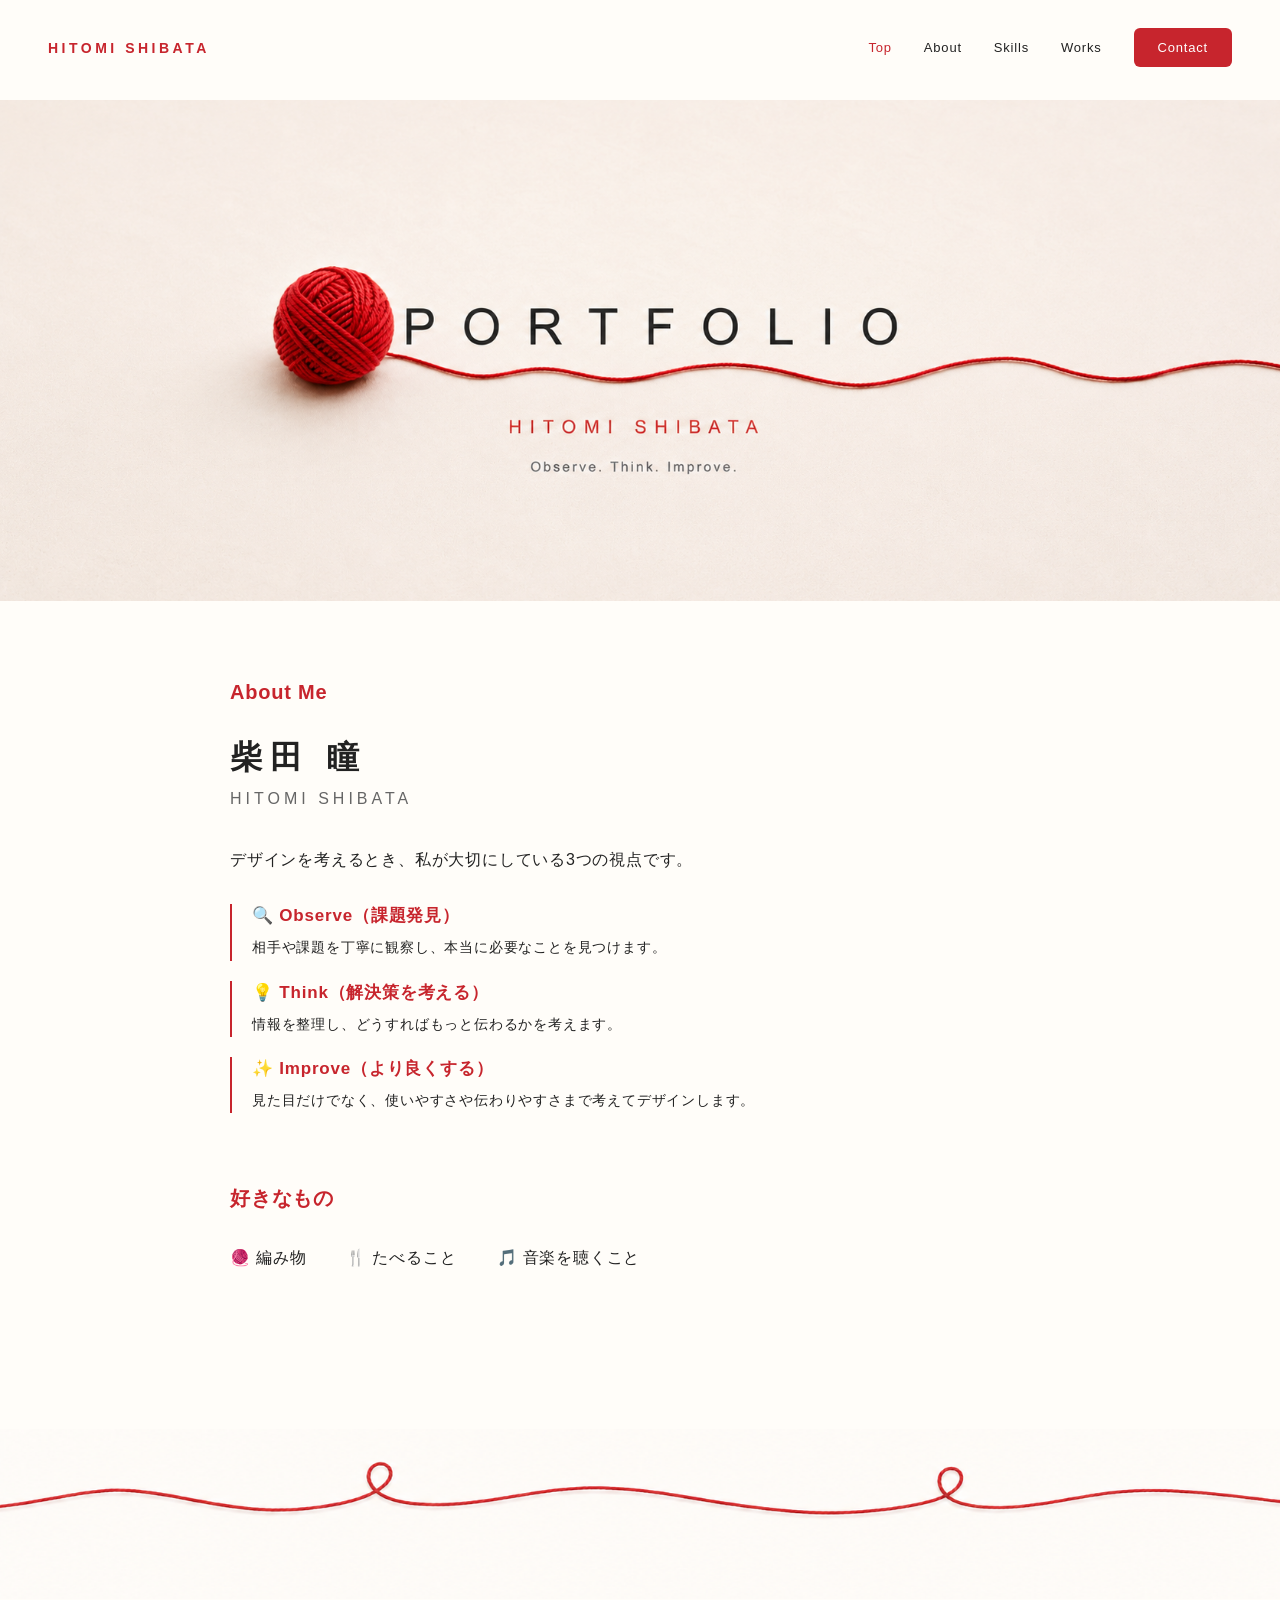
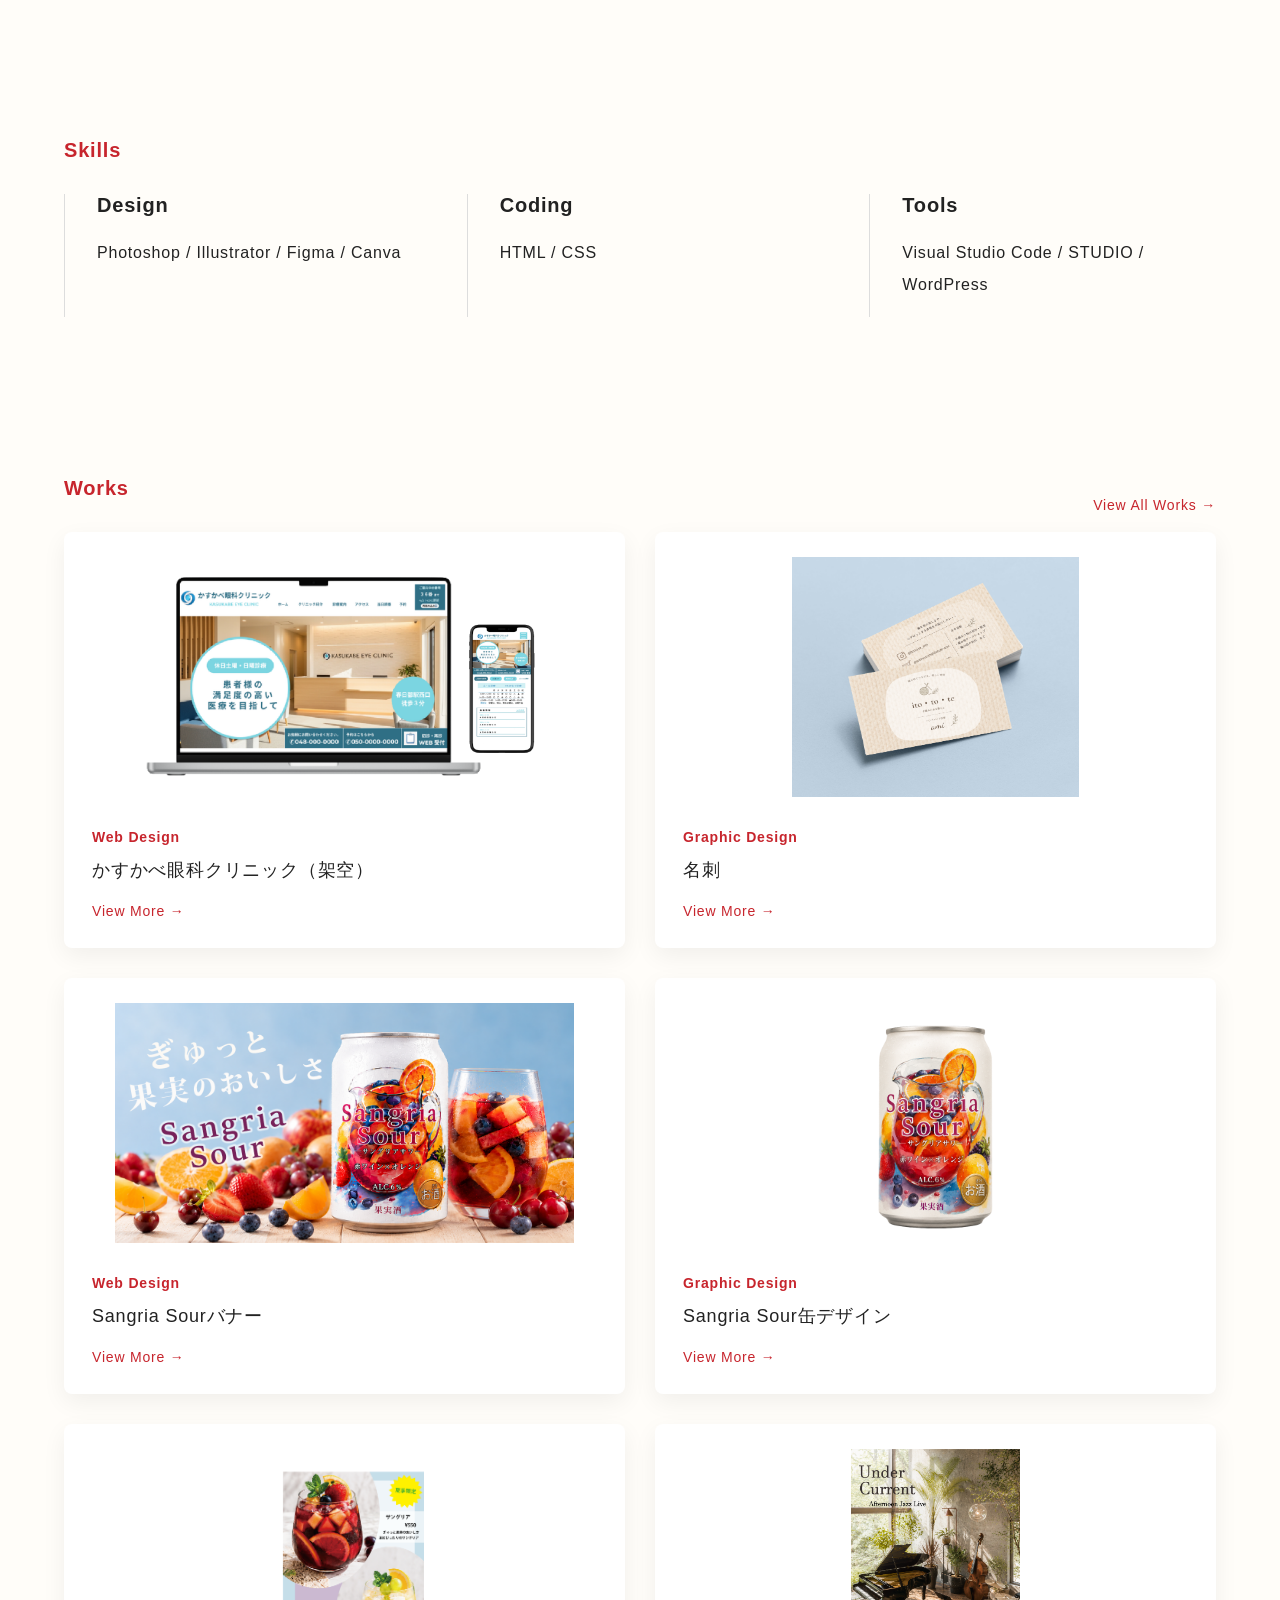
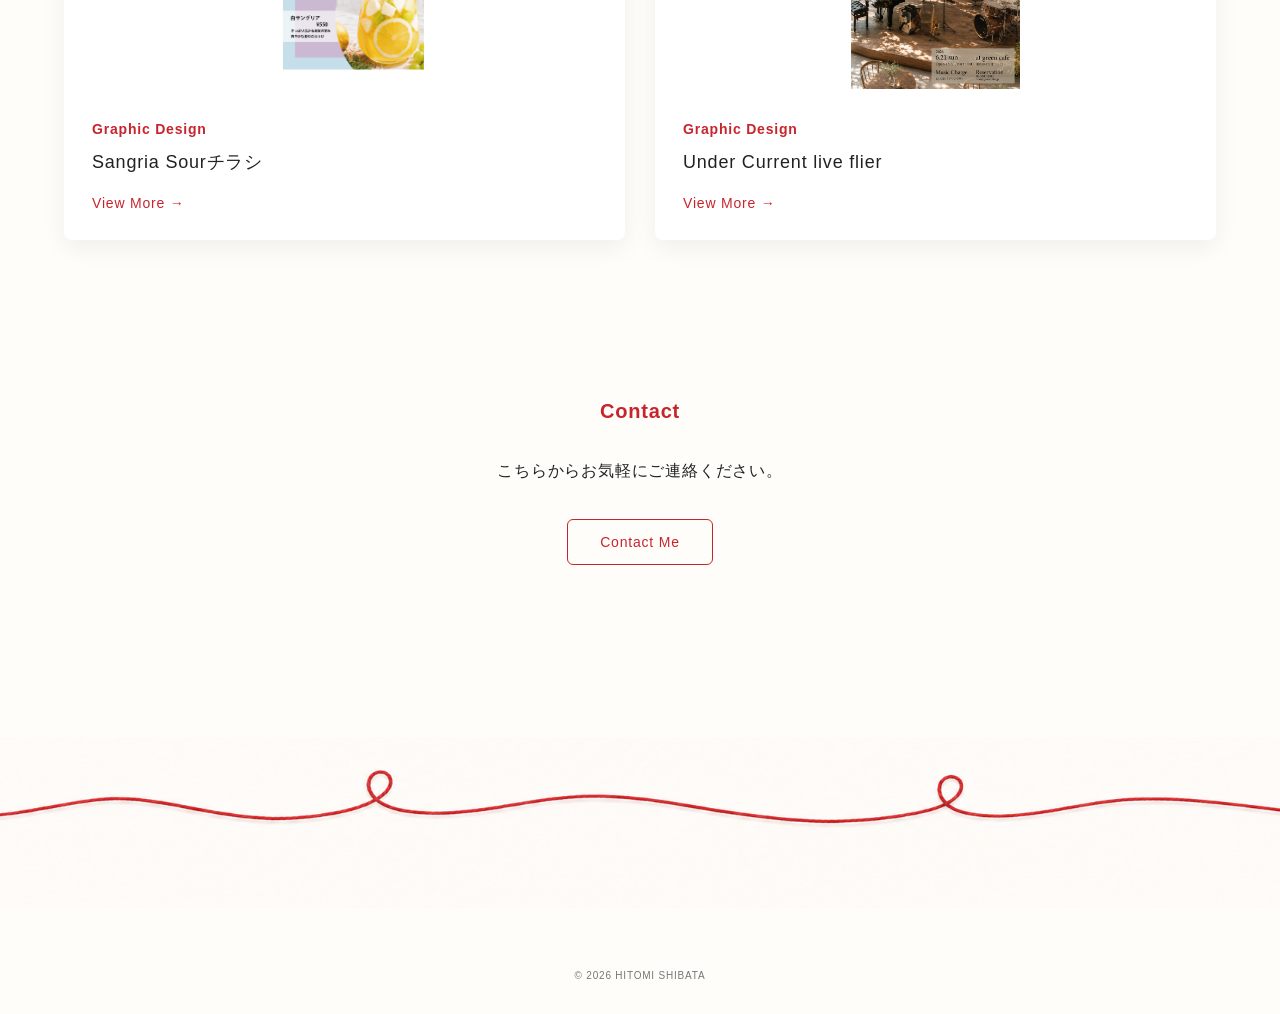
<file: index.html>
<!DOCTYPE html>
<html lang="ja">

<head>
  <meta charset="UTF-8" />
  <meta name="viewport" content="width=device-width, initial-scale=1.0" />
  <title>HITOMI SHIBATA Portfolio</title>
  <link rel="stylesheet" href="css/style.css" />
</head>

<body>

  <header class="header">
    <div class="logo">HITOMI SHIBATA</div>
    <nav>
      <a href="#top">Top</a>
      <a href="#about">About</a>
      <a href="#skills">Skills</a>
      <a href="#works">Works</a>
      <a href="#contact" class="contact-btn">Contact</a>
    </nav>
  </header>

  <main>
    <section id="top" class="hero">
      <img src="images/yarn.png" alt="Portfolio main visual" class="hero-img">
    </section>


    <section id="about" class="about section">
      <h2>About Me</h2>

      <div class="profile">
        <h3 class="jp-name">柴田 瞳</h3>
        <p class="en-name">HITOMI SHIBATA</p>
      </div>

      <p class="about-lead">
        デザインを考えるとき、私が大切にしている3つの視点です。
      </p>

      <div class="process-list">
        <div>
          <h3>🔍 Observe（課題発見）</h3>
          <p>相手や課題を丁寧に観察し、本当に必要なことを見つけます。</p>
        </div>
        <div>
          <h3>💡 Think（解決策を考える）</h3>
          <p>情報を整理し、どうすればもっと伝わるかを考えます。</p>
        </div>
        <div>
          <h3>✨ Improve（より良くする）</h3>
          <p>見た目だけでなく、使いやすさや伝わりやすさまで考えてデザインします。</p>
        </div>
      </div>


      <div class="likes-area">
        <h2>好きなもの</h2>
        <ul class="likes">
          <li>🧶 編み物</li>
          <li>🍴 たべること</li>
          <li>🎵 音楽を聴くこと</li>
        </ul>
      </div>
    </section>

    <div class="thread-line">
      <img src="images/thread-line.png" alt="">
    </div>

    <section id="skills" class="skills section">
      <h2>Skills</h2>
      <div class="skill-grid">
        <div>
          <h3>Design</h3>
          <p>Photoshop / Illustrator / Figma / Canva</p>
        </div>
        <div>
          <h3>Coding</h3>
          <p>HTML / CSS</p>
        </div>
        <div>
          <h3>Tools</h3>
          <p>Visual Studio Code / STUDIO / WordPress</p>
        </div>
      </div>
    </section>



    <section id="works" class="works section">
      <div class="section-title">
        <h2>Works</h2>
        <a href="#">View All Works →</a>
      </div>

      <div class="work-grid">
        <article class="work-card">
          <img src="images/work-eyeclinic.png" alt="眼科サイトデザイン">
          <div>
            <p class="category">Web Design</p>
            <h3>かすかべ眼科クリニック（架空）</h3>
            <a href="eyeclinic.html">View More →</a>
          </div>
        </article>

        <article class="work-card">
          <img src="images/work-meishi.png" alt="名刺">
          <div>
            <p class="category">Graphic Design</p>
            <h3>名刺</h3>
            <a href="keito.html">View More →</a>
          </div>
        </article>

        <article class="work-card">
          <img src="images/SangriaSour-banner.png" alt="Sangriaサワーバナー">
          <div>
            <p class="category">Web Design</p>
            <h3>Sangria Sourバナー</h3>
            <a href="Sangria-banner.html">View More →</a>
          </div>
        </article>

        <article class="work-card">
          <img src="images/sangria_touka.png" alt="Sangria缶">
          <div>
            <p class="category">Graphic Design</p>
            <h3>Sangria Sour缶デザイン</h3>
            <a href="Sangria-can.html">View More →</a>
          </div>
        </article>

        <article class="work-card">
          <img src="images/Sangria-chirashi.png" alt="Sangriaチラシ">
          <div>
            <p class="category">Graphic Design</p>
            <h3>Sangria Sourチラシ</h3>
            <a href="Sangria-chirashi.html">View More →</a>
          </div>
        </article>
        <article class="work-card">
          <img src="images/live-flier.png" alt="ライブフライヤー">
          <div>
            <p class="category">Graphic Design</p>
            <h3>Under Current live flier</h3>
            <a href="Live-flier.html">View More →</a>
          </div>
        </article>

      </div>
    </section>

    <section id="contact" class="contact section">
      <div>
        <h2>Contact</h2>
        <p>こちらからお気軽にご連絡ください。</p>
        <a href="mailto:example@email.com" class="outline-btn">Contact Me</a>
      </div>
    </section>
  </main>

  <footer>
    <div class="thread-line">
      <img src="images/thread-line.png" alt="">
    </div>
    <small>© 2026 HITOMI SHIBATA</small>
  </footer>
</file>
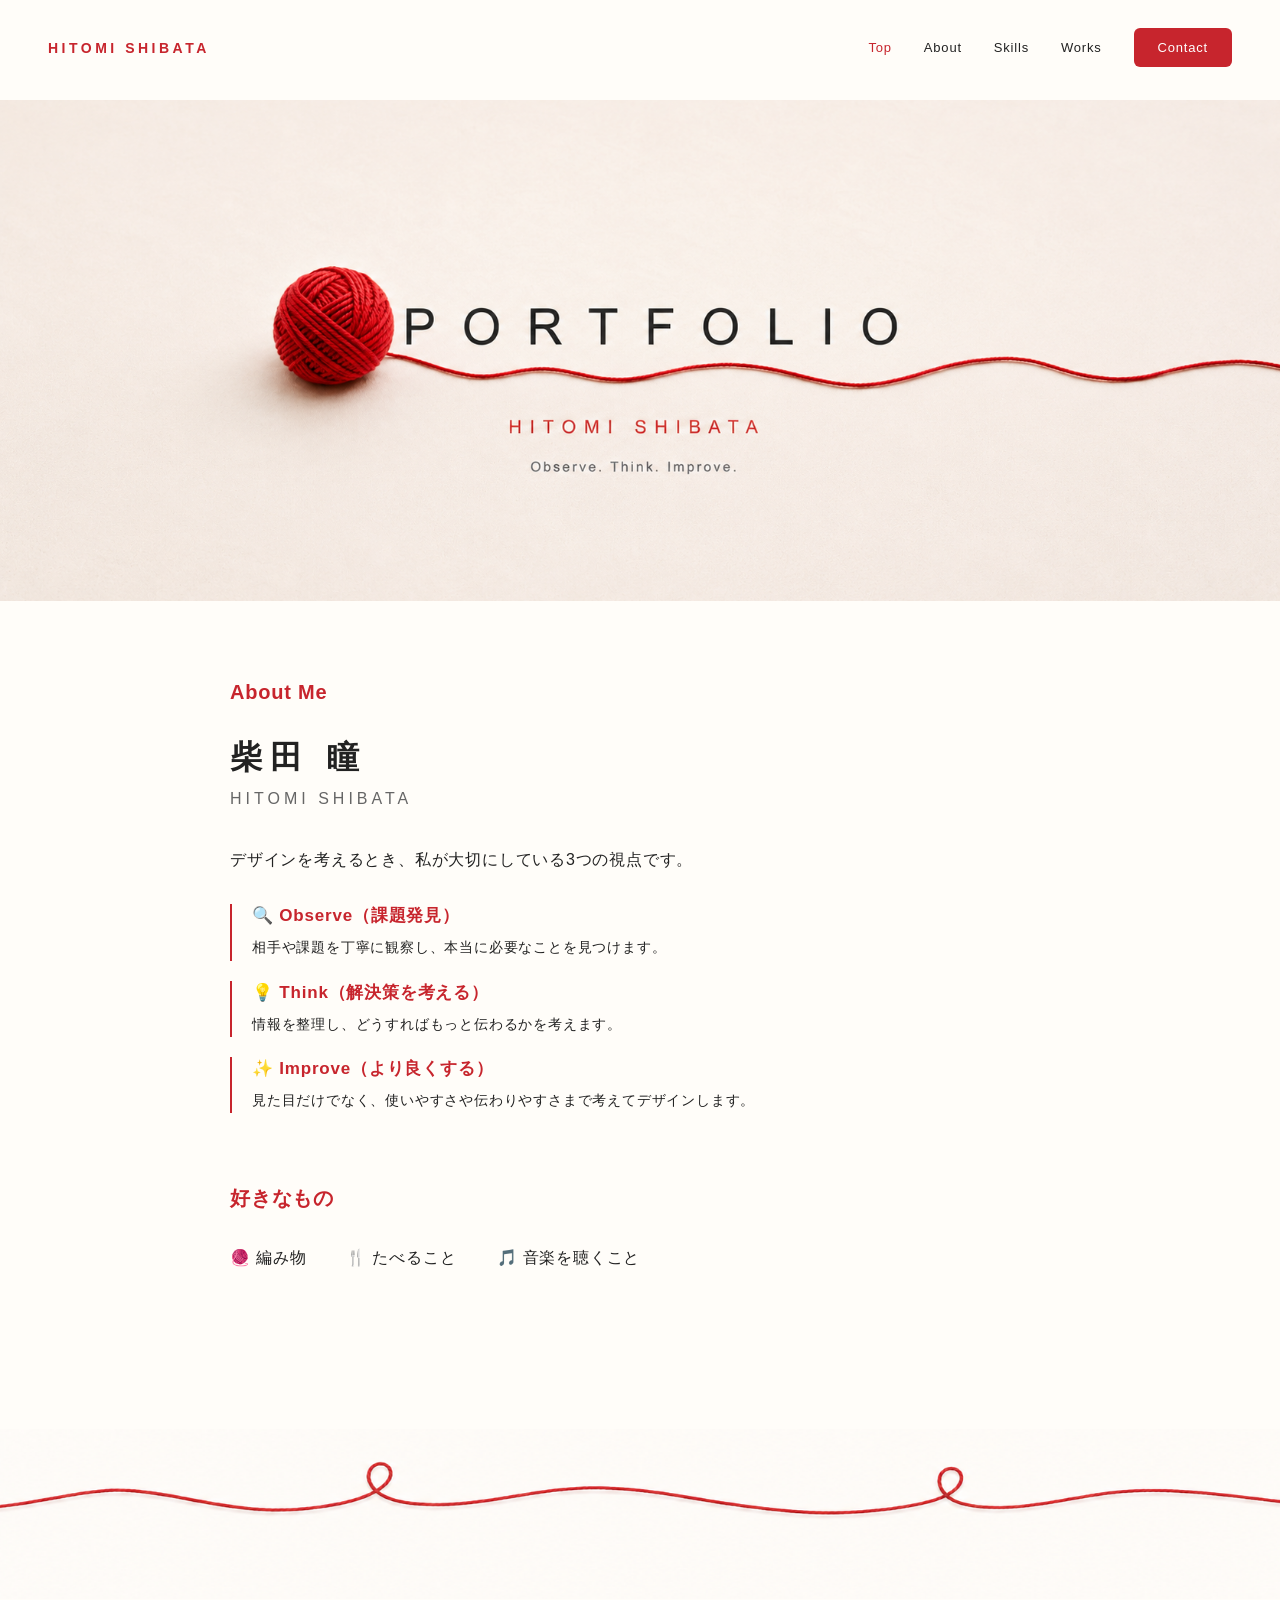
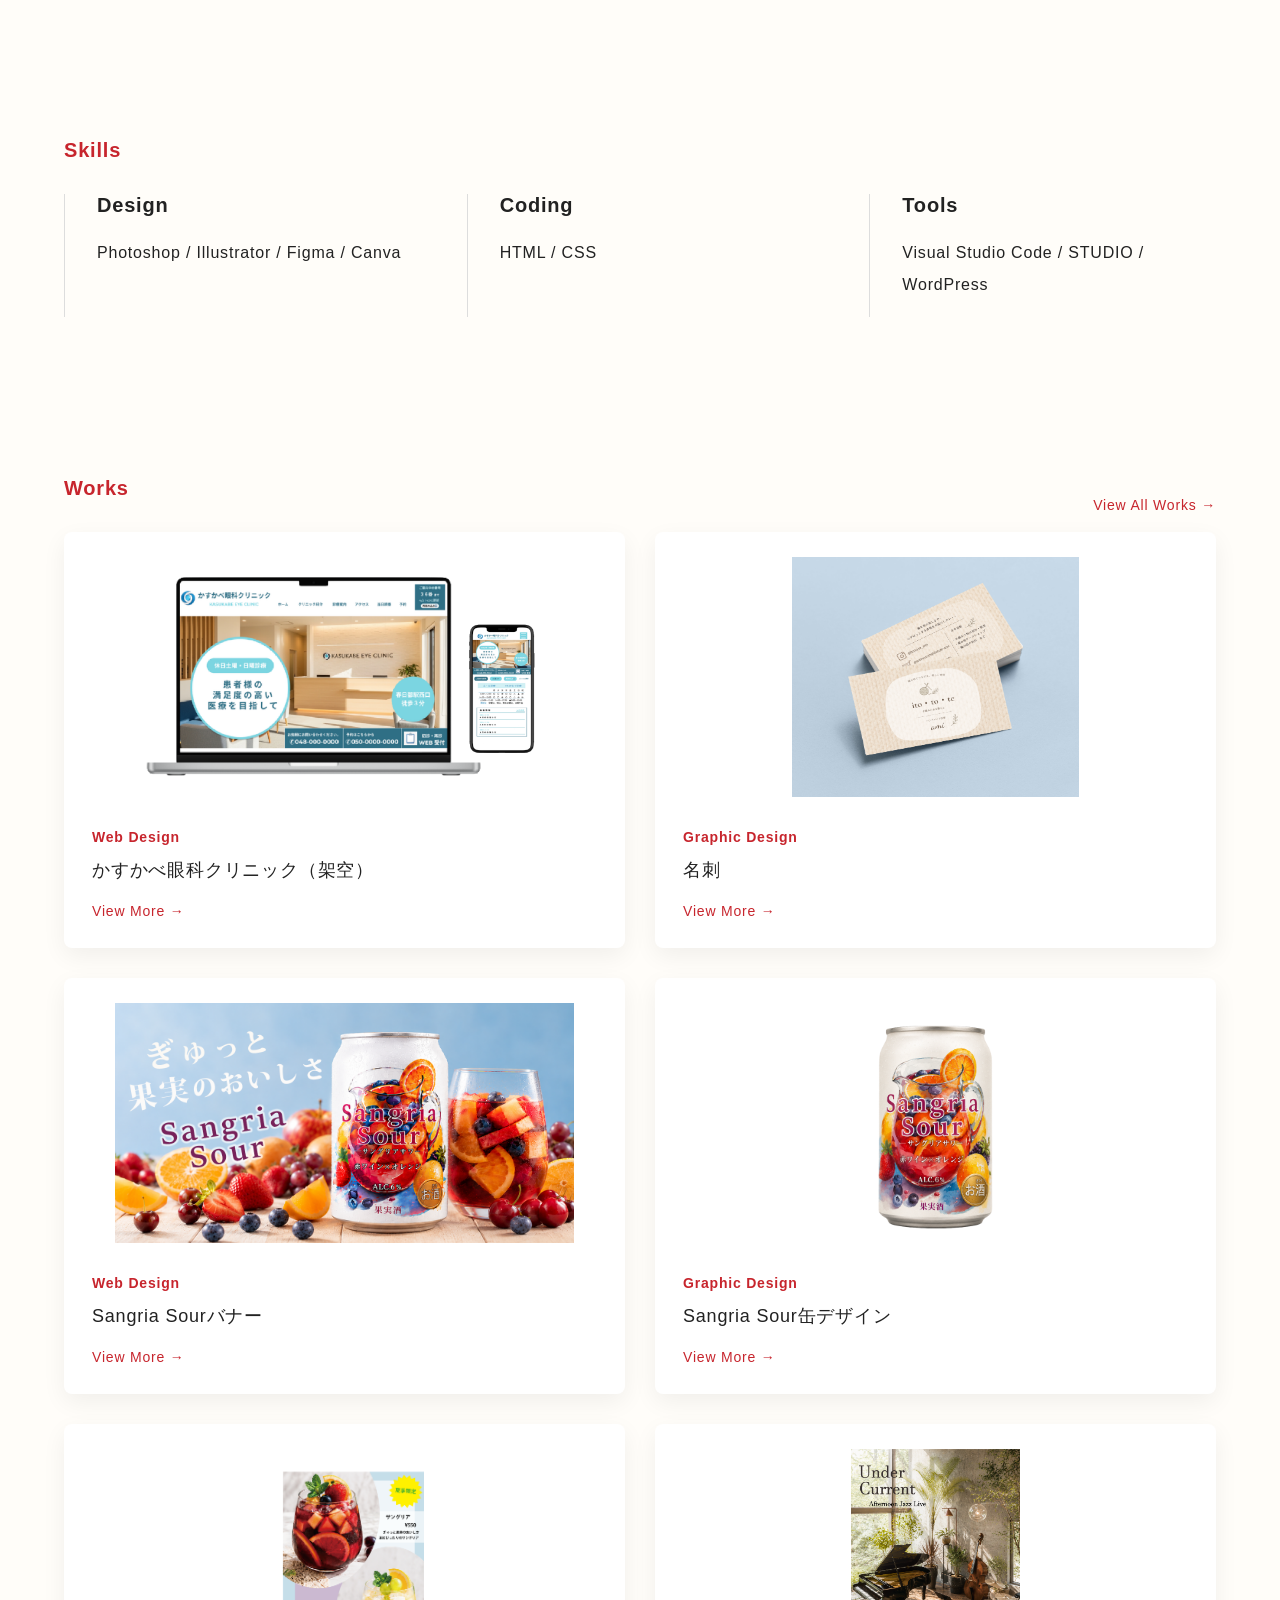
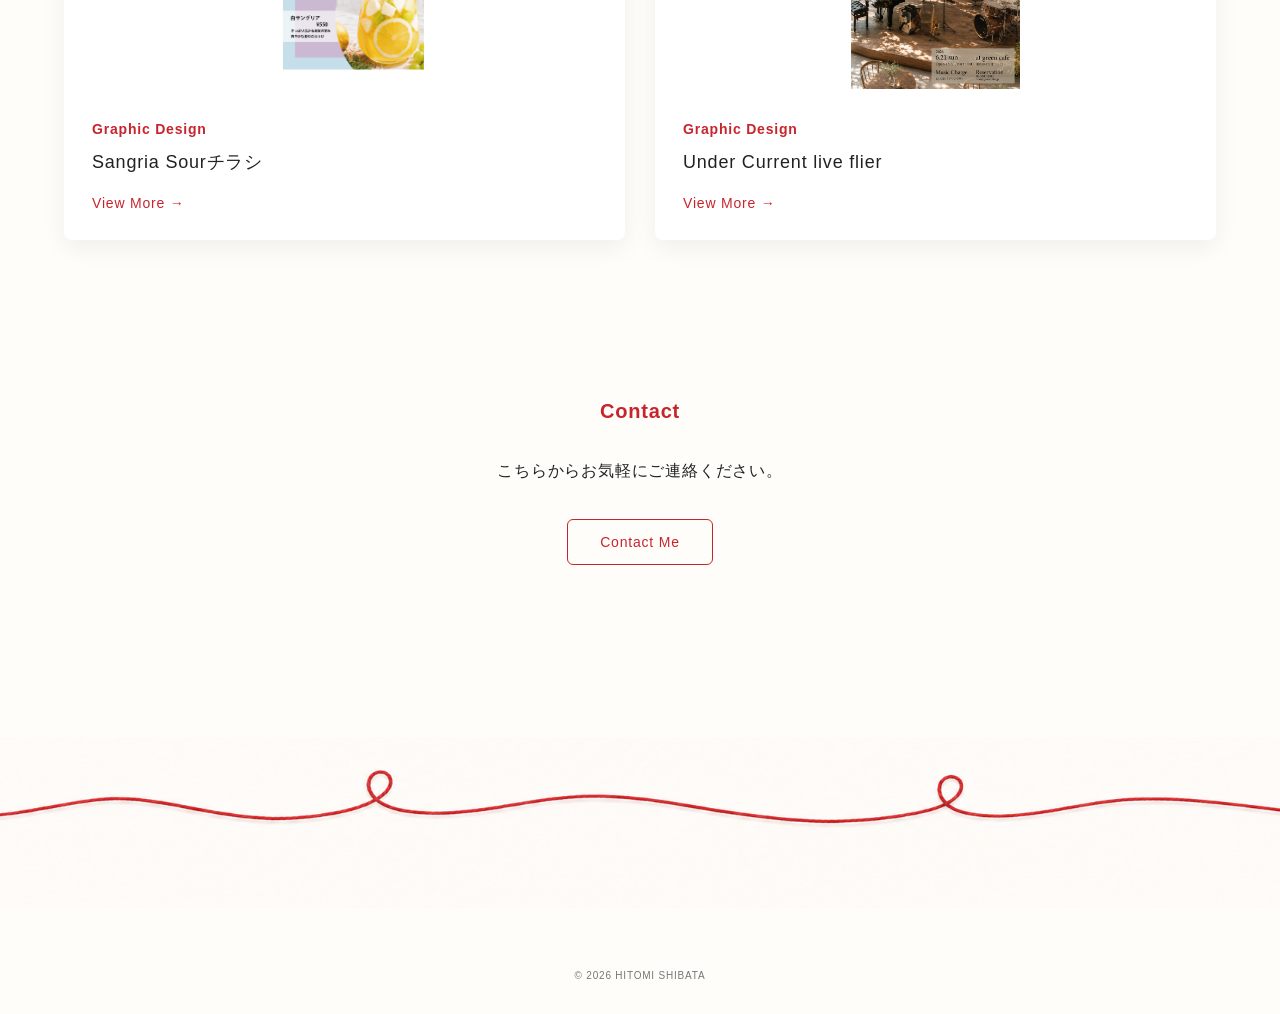
<file: PORTFOLIO/index.html>
<!DOCTYPE html>
<html lang="ja">

<head>
  <meta charset="UTF-8" />
  <meta name="viewport" content="width=device-width, initial-scale=1.0" />
  <title>HITOMI SHIBATA Portfolio</title>
  <link rel="stylesheet" href="css/style.css" />
</head>

<body>

  <header class="header">
    <div class="logo">HITOMI SHIBATA</div>
    <nav>
      <a href="#top">Top</a>
      <a href="#about">About</a>
      <a href="#skills">Skills</a>
      <a href="#works">Works</a>
      <a href="#contact" class="contact-btn">Contact</a>
    </nav>
  </header>

  <main>
    <section id="top" class="hero">
      <img src="images/yarn.png" alt="Portfolio main visual" class="hero-img">
    </section>


    <section id="about" class="about section">
      <h2>About Me</h2>

      <div class="profile">
        <h3 class="jp-name">柴田 瞳</h3>
        <p class="en-name">HITOMI SHIBATA</p>
      </div>

      <p class="about-lead">
        デザインを考えるとき、私が大切にしている3つの視点です。
      </p>

      <div class="process-list">
        <div>
          <h3>🔍 Observe（課題発見）</h3>
          <p>相手や課題を丁寧に観察し、本当に必要なことを見つけます。</p>
        </div>
        <div>
          <h3>💡 Think（解決策を考える）</h3>
          <p>情報を整理し、どうすればもっと伝わるかを考えます。</p>
        </div>
        <div>
          <h3>✨ Improve（より良くする）</h3>
          <p>見た目だけでなく、使いやすさや伝わりやすさまで考えてデザインします。</p>
        </div>
      </div>


      <div class="likes-area">
        <h2>好きなもの</h2>
        <ul class="likes">
          <li>🧶 編み物</li>
          <li>🍴 たべること</li>
          <li>🎵 音楽を聴くこと</li>
        </ul>
      </div>
    </section>

    <div class="thread-line">
      <img src="images/thread-line.png" alt="">
    </div>

    <section id="skills" class="skills section">
      <h2>Skills</h2>
      <div class="skill-grid">
        <div>
          <h3>Design</h3>
          <p>Photoshop / Illustrator / Figma / Canva</p>
        </div>
        <div>
          <h3>Coding</h3>
          <p>HTML / CSS</p>
        </div>
        <div>
          <h3>Tools</h3>
          <p>Visual Studio Code / STUDIO / WordPress</p>
        </div>
      </div>
    </section>



    <section id="works" class="works section">
      <div class="section-title">
        <h2>Works</h2>
        <a href="#">View All Works →</a>
      </div>

      <div class="work-grid">
        <article class="work-card">
          <img src="images/work-eyeclinic.png" alt="眼科サイトデザイン">
          <div>
            <p class="category">Web Design</p>
            <h3>かすかべ眼科クリニック（架空）</h3>
            <a href="eyeclinic.html">View More →</a>
          </div>
        </article>

        <article class="work-card">
          <img src="images/work-meishi.png" alt="名刺">
          <div>
            <p class="category">Graphic Design</p>
            <h3>名刺</h3>
            <a href="keito.html">View More →</a>
          </div>
        </article>

        <article class="work-card">
          <img src="images/SangriaSour-banner.png" alt="Sangriaサワーバナー">
          <div>
            <p class="category">Web Design</p>
            <h3>Sangria Sourバナー</h3>
            <a href="Sangria-banner.html">View More →</a>
          </div>
        </article>

        <article class="work-card">
          <img src="images/sangria_touka.png" alt="Sangria缶">
          <div>
            <p class="category">Graphic Design</p>
            <h3>Sangria Sour缶デザイン</h3>
            <a href="Sangria-can.html">View More →</a>
          </div>
        </article>

        <article class="work-card">
          <img src="images/Sangria-chirashi.png" alt="Sangriaチラシ">
          <div>
            <p class="category">Graphic Design</p>
            <h3>Sangria Sourチラシ</h3>
            <a href="Sangria-chirashi.html">View More →</a>
          </div>
        </article>
        <article class="work-card">
          <img src="images/live-flier.png" alt="ライブフライヤー">
          <div>
            <p class="category">Graphic Design</p>
            <h3>Under Current live flier</h3>
            <a href="Live-flier.html">View More →</a>
          </div>
        </article>

      </div>
    </section>

    <section id="contact" class="contact section">
      <div>
        <h2>Contact</h2>
        <p>こちらからお気軽にご連絡ください。</p>
        <a href="mailto:example@email.com" class="outline-btn">Contact Me</a>
      </div>
    </section>
  </main>

  <footer>
    <div class="thread-line">
      <img src="images/thread-line.png" alt="">
    </div>
    <small>© 2026 HITOMI SHIBATA</small>
  </footer>
</file>
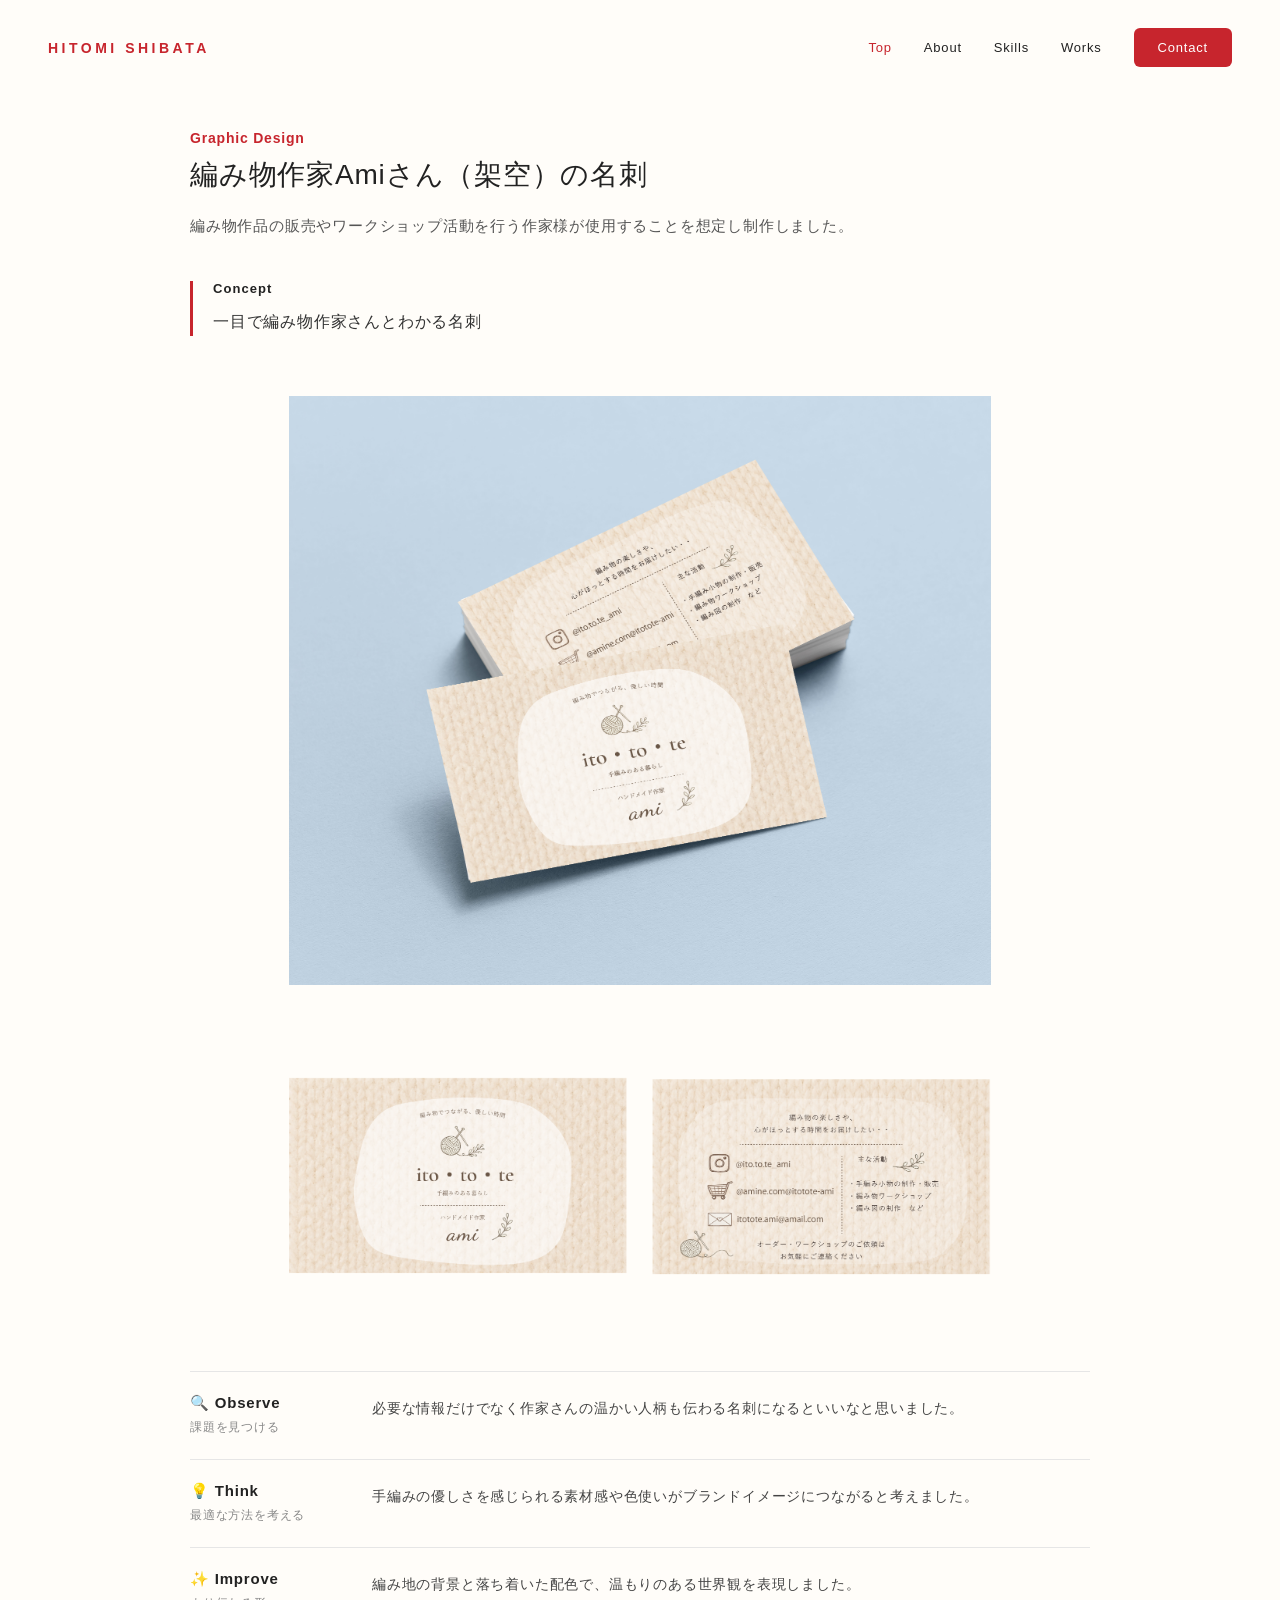
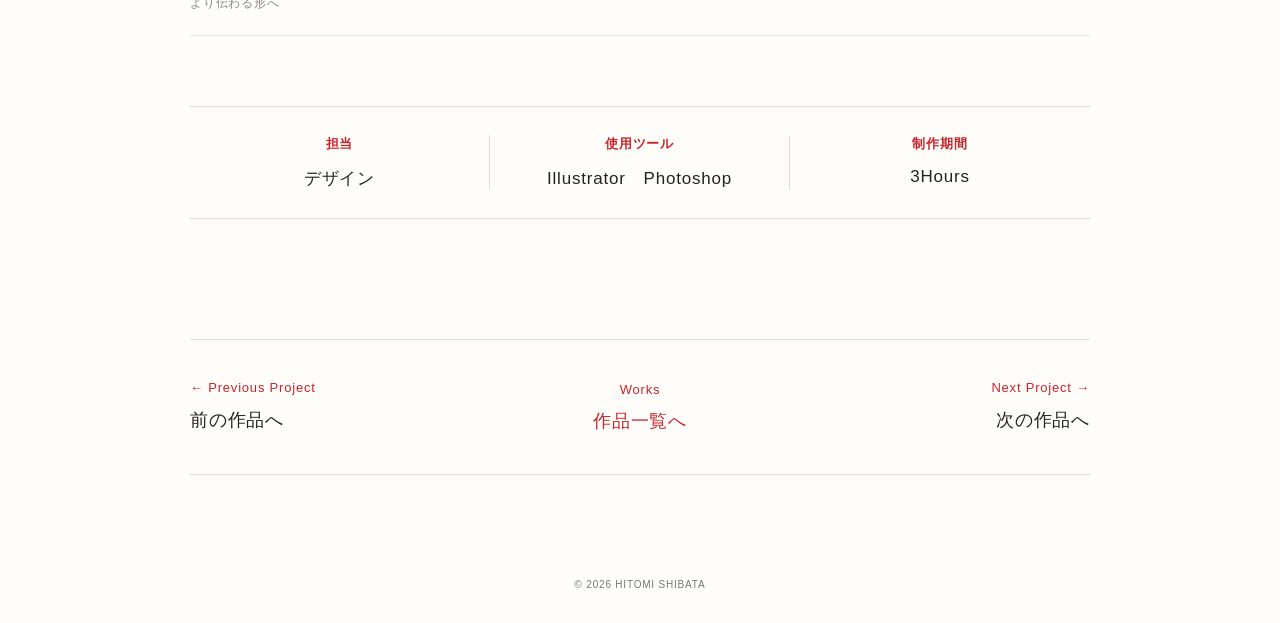
<file: keito.html>
<!DOCTYPE html>
<html lang="ja">

<head>
  <meta charset="UTF-8">
  <meta name="viewport" content="width=device-width, initial-scale=1.0">
  <title>名刺 | HITOMI SHIBATA Portfolio</title>
  <link rel="stylesheet" href="css/style.css">
</head>

<body>
  <header class="header">
    <div class="logo">HITOMI SHIBATA</div>
    <nav>
      <a href="index.html">Top</a>
      <a href="index.html#about">About</a>
      <a href="index.html#skills">Skills</a>
      <a href="index.html#works">Works</a>
      <a href="index.html#contact" class="contact-btn">Contact</a>
    </nav>
  </header>

  <main class="detail">

    <section class="detail-hero">

      <p class="category">Graphic Design</p>

      <h1>編み物作家Amiさん（架空）の名刺</h1>

      <p class="lead">
        編み物作品の販売やワークショップ活動を行う作家様が使用することを想定し制作しました。
      </p>

      <div class="concept">

        <h2>Concept</h2>

        <p>
          一目で編み物作家さんとわかる名刺
        </p>

      </div>

    </section>

    <section class="detail-main">
      <img src="images/work-meishi.png" alt="Ami様の名刺デザイン1">
      <img src="images/meishi-yoko.png" alt="Ami様の名刺デザイン2">
    </section>

    <section class="process">

      <div class="process-item">

        <div class="process-head">
          <h3>🔍 Observe</h3>
          <p class="process-sub">課題を見つける</p>
        </div>

        <div class="process-body">
          必要な情報だけでなく作家さんの温かい人柄も伝わる名刺になるといいなと思いました。
        </div>

      </div>

      <div class="process-item">

        <div class="process-head">
          <h3>💡 Think</h3>
          <p class="process-sub">最適な方法を考える</p>
        </div>

        <div class="process-body">
          手編みの優しさを感じられる素材感や色使いがブランドイメージにつながると考えました。
        </div>

      </div>

      <div class="process-item">

        <div class="process-head">
          <h3>✨ Improve</h3>
          <p class="process-sub">より伝わる形へ</p>
        </div>

        <div class="process-body">
          編み地の背景と落ち着いた配色で、温もりのある世界観を表現しました。
        </div>

      </div>

    </section>

    <section class="project-simple">
      <div>
        <p>担当</p>
        <strong>デザイン</strong>
      </div>
      <div>
        <p>使用ツール</p>
        <strong>Illustrator　Photoshop</strong>
      </div>
      <div>
        <p>制作期間</p>
        <strong>3Hours</strong>
      </div>
    </section>


    <section class="work-navigation">
      <a href="eyeclinic.html" class="prev-work">
        <span class="nav-title">← Previous Project</span>
        <span class="nav-name">前の作品へ</span>
      </a>

      <a href="index.html#works" class="work-list">
        <span class="nav-title">Works</span>
        <span class="arrow">作品一覧へ</span>
      </a>

      <a href="Sangria-can.html" class="next-work">
        <span class="nav-title">Next Project →</span>
        <span class="nav-name">次の作品へ</span>
      </a>
    </section>

  </main>

  <footer>
    <small>© 2026 HITOMI SHIBATA</small>
  </footer>
</body>

</html>
</file>
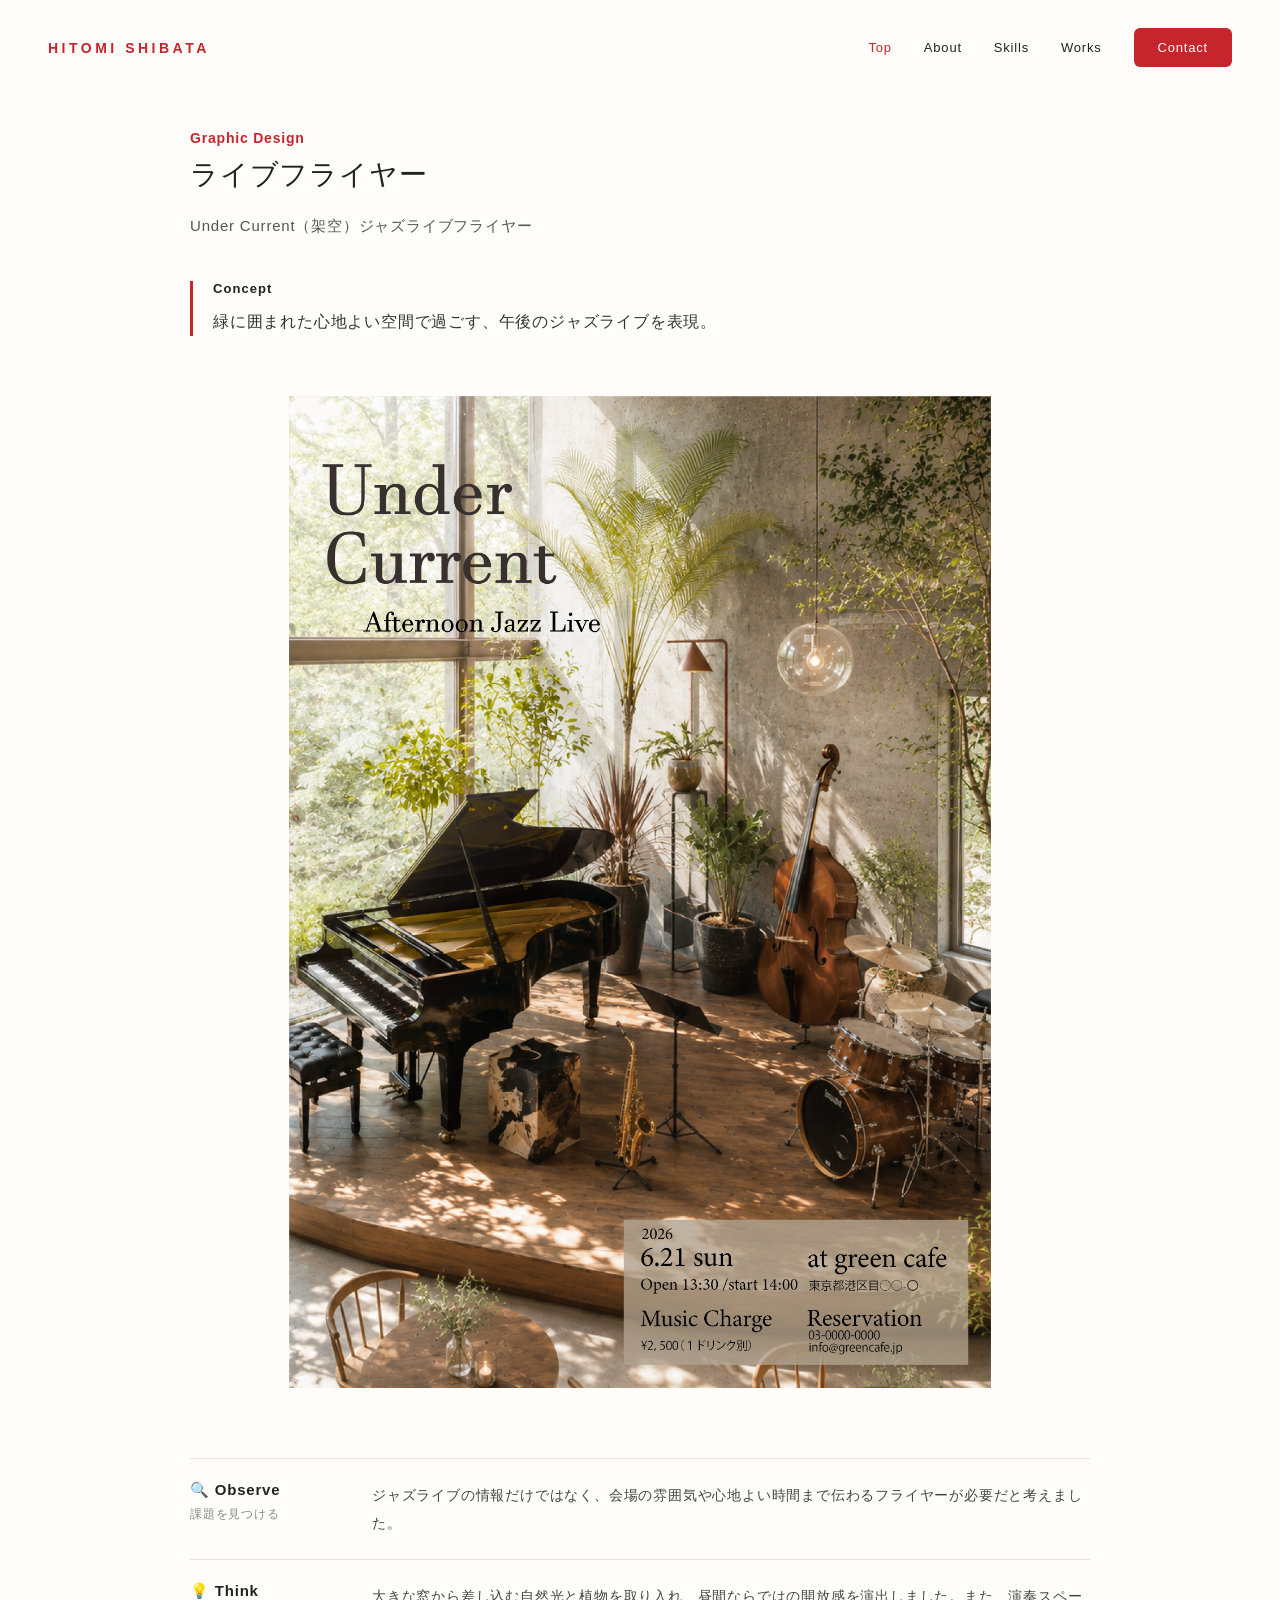
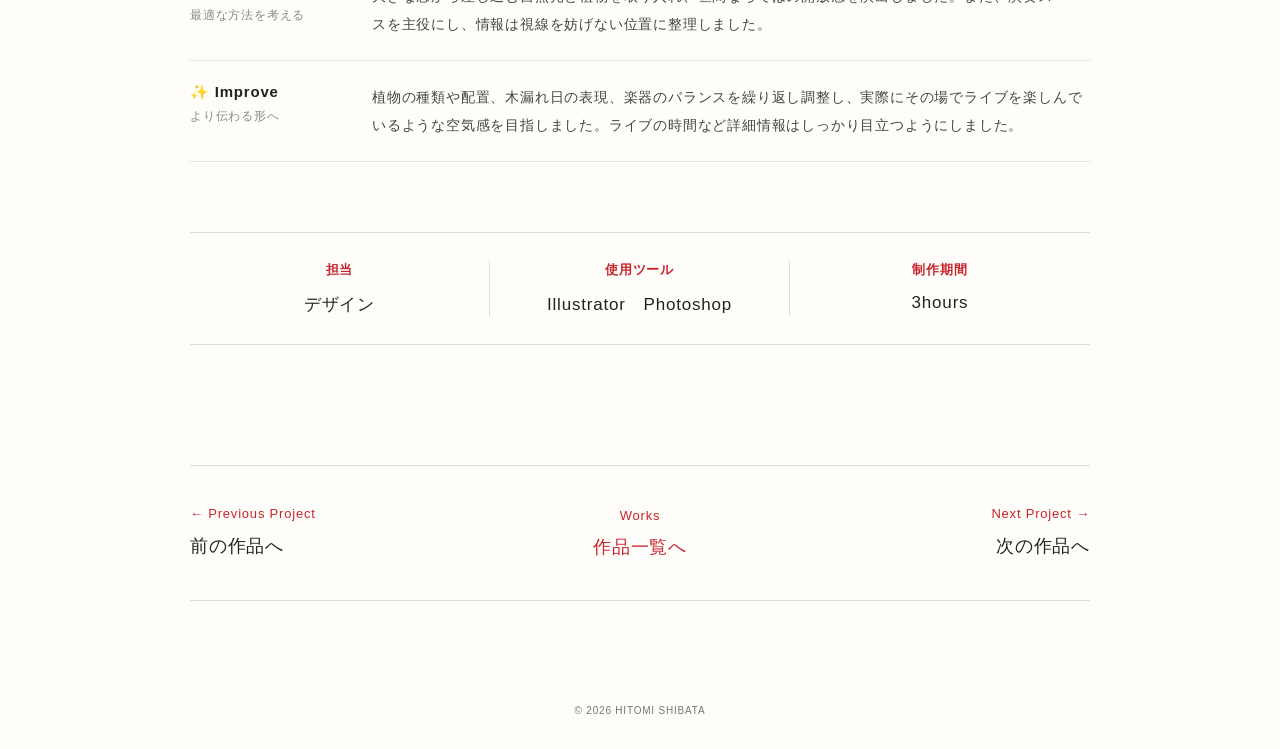
<file: Live-flier.html>
<!DOCTYPE html>
<html lang="ja">

<head>
  <meta charset="UTF-8">
  <meta name="viewport" content="width=device-width, initial-scale=1.0">
  <title>live-flier | HITOMI SHIBATA Portfolio</title>
  <link rel="stylesheet" href="css/style.css">
</head>

<body>
  <header class="header">
    <div class="logo">HITOMI SHIBATA</div>
    <nav>
      <a href="index.html">Top</a>
      <a href="index.html#about">About</a>
      <a href="index.html#skills">Skills</a>
      <a href="index.html#works">Works</a>
      <a href="index.html#contact" class="contact-btn">Contact</a>
    </nav>
  </header>

  <main class="detail">

    <section class="detail-hero">

      <p class="category">Graphic Design</p>

      <h1>ライブフライヤー</h1>

      <p class="lead">
        Under Current（架空）ジャズライブフライヤー
      </p>

      <div class="concept">

        <h2>Concept</h2>

        <p>
          緑に囲まれた心地よい空間で過ごす、午後のジャズライブを表現。
        </p>

      </div>

    </section>

    <section class="detail-main">
      <img src="images/live-flier.png" alt="Under Current（架空）ジャズライブフライヤー">
    </section>

    <section class="process">

      <div class="process-item">

        <div class="process-head">
          <h3>🔍 Observe</h3>
          <p class="process-sub">課題を見つける</p>
        </div>

        <div class="process-body">
          ジャズライブの情報だけではなく、会場の雰囲気や心地よい時間まで伝わるフライヤーが必要だと考えました。
        </div>

      </div>

      <div class="process-item">

        <div class="process-head">
          <h3>💡 Think</h3>
          <p class="process-sub">最適な方法を考える</p>
        </div>

        <div class="process-body">
          大きな窓から差し込む自然光と植物を取り入れ、昼間ならではの開放感を演出しました。また、演奏スペースを主役にし、情報は視線を妨げない位置に整理しました。
        </div>

      </div>

      <div class="process-item">

        <div class="process-head">
          <h3>✨ Improve</h3>
          <p class="process-sub">より伝わる形へ</p>
        </div>

        <div class="process-body">
          植物の種類や配置、木漏れ日の表現、楽器のバランスを繰り返し調整し、実際にその場でライブを楽しんでいるような空気感を目指しました。ライブの時間など詳細情報はしっかり目立つようにしました。
        </div>

      </div>

    </section>

    <section class="project-simple">
      <div>
        <p>担当</p>
        <strong>デザイン</strong>
      </div>
      <div>
        <p>使用ツール</p>
        <strong>Illustrator　Photoshop</strong>
      </div>
      <div>
        <p>制作期間</p>
        <strong>3hours</strong>
      </div>
    </section>


    <section class="work-navigation">
      <a href="Sangria-chirashi.html" class="prev-work">
        <span class="nav-title">← Previous Project</span>
        <span class="nav-name">前の作品へ</span>
      </a>

      <a href="index.html#works" class="work-list">
        <span class="nav-title">Works</span>
        <span class="arrow">作品一覧へ</span>
      </a>

      <a href="sangria.html" class="next-work">
        <span class="nav-title">Next Project →</span>
        <span class="nav-name">次の作品へ</span>
      </a>
    </section>

  </main>

  <footer>
    <small>© 2026 HITOMI SHIBATA</small>
  </footer>
</body>

</html>
</file>
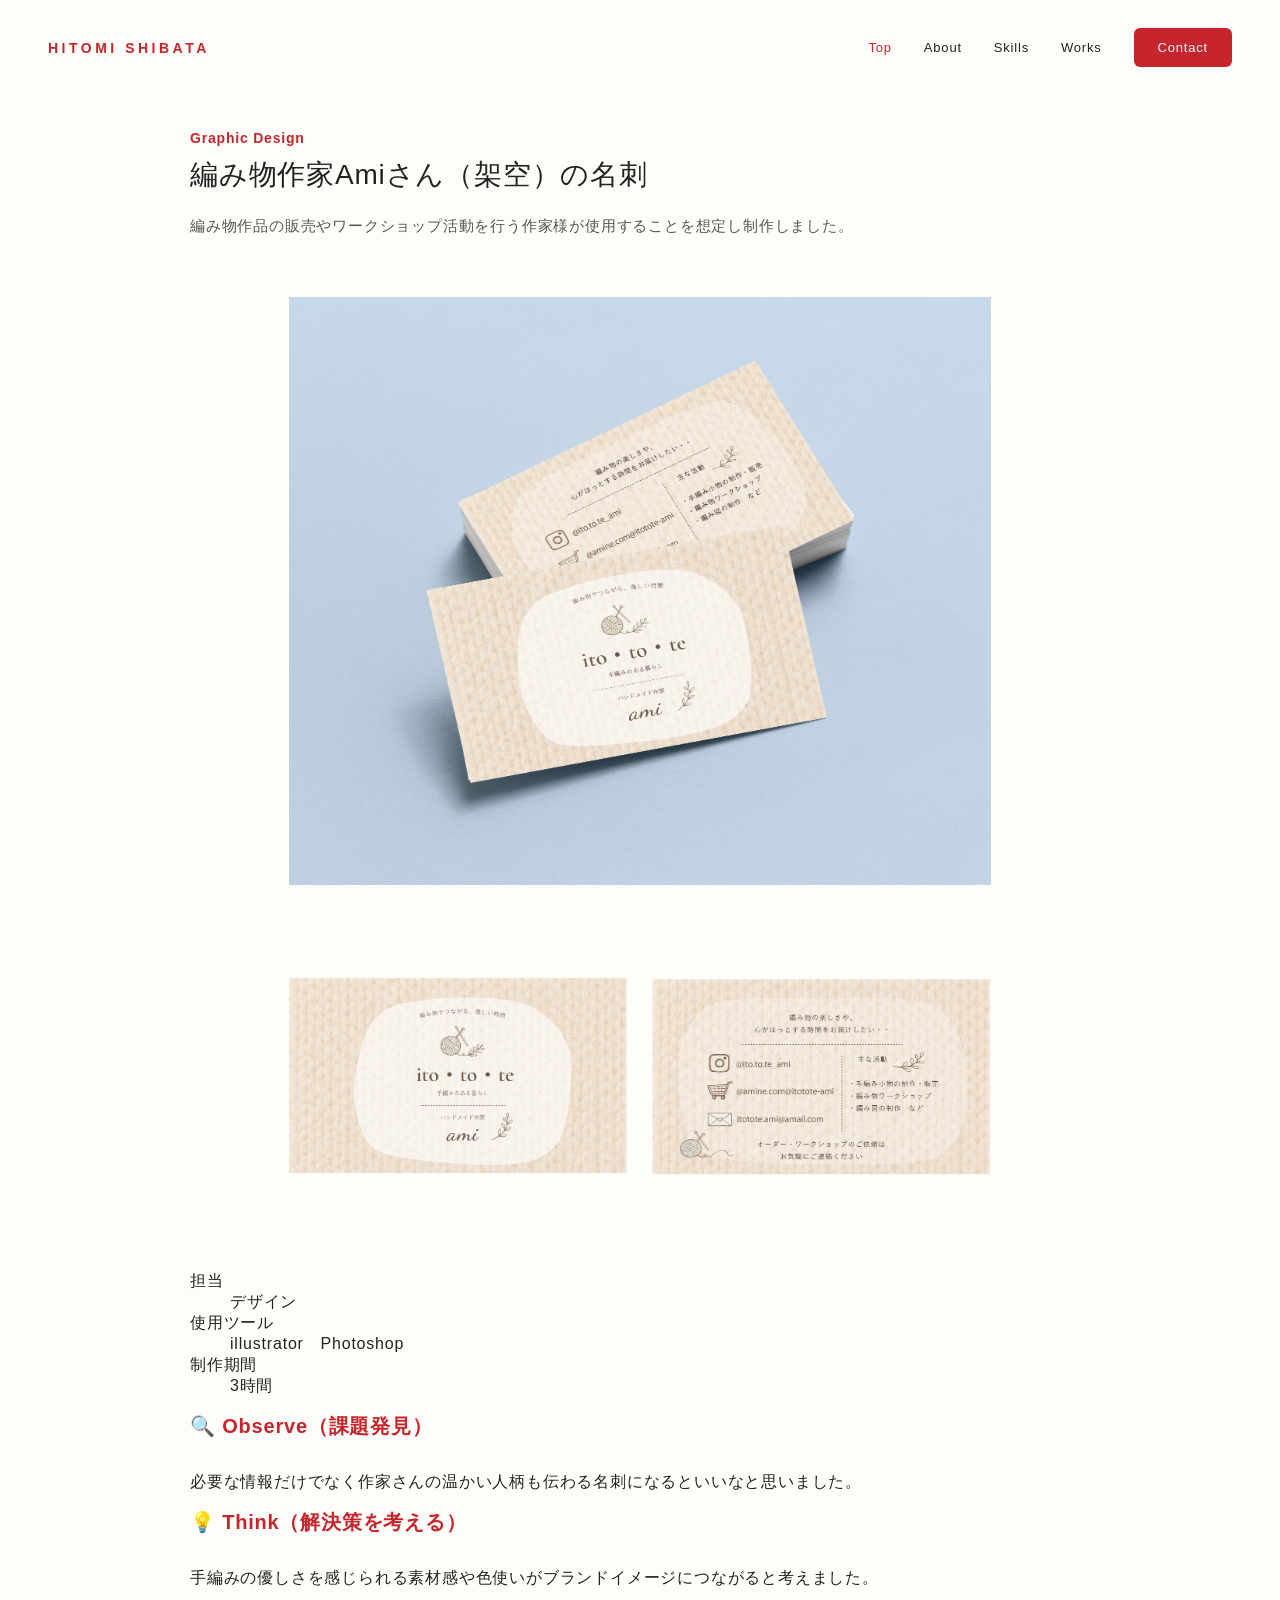
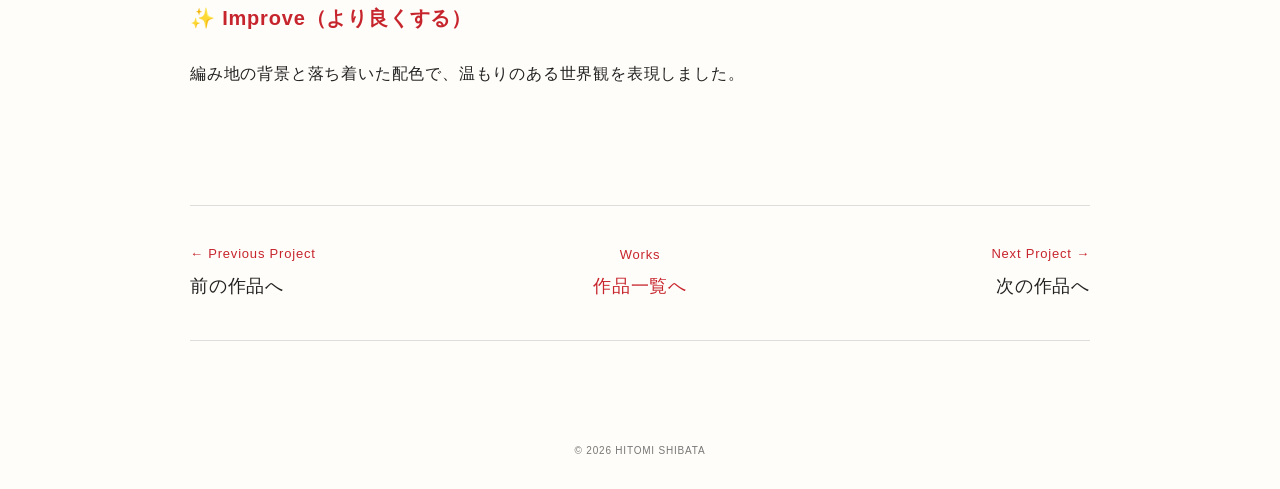
<file: namecard.html>
<!DOCTYPE html>
<html lang="ja">

<head>
  <meta charset="UTF-8">
  <meta name="viewport" content="width=device-width, initial-scale=1.0">
  <title>名刺 | HITOMI SHIBATA Portfolio</title>
  <link rel="stylesheet" href="css/style.css">
</head>

<body>

  <header class="header">
    <div class="logo">HITOMI SHIBATA</div>
    <nav>
      <a href="index.html">Top</a>
      <a href="index.html#about">About</a>
      <a href="index.html#skills">Skills</a>
      <a href="index.html#works">Works</a>
      <a href="index.html#contact" class="contact-btn">Contact</a>
    </nav>
  </header>

  <main class="detail">

    <section class="detail-hero">
      <p class="category">Graphic Design</p>
      <h1>編み物作家Amiさん（架空）の名刺</h1>
      <p>
        編み物作品の販売やワークショップ活動を行う作家様が使用することを想定し制作しました。
      </p>
    </section>

    <section class="detail-main">
      <img src="images/work-meishi.png" alt="Ami様の名刺デザイン1">
      <img src="images/meishi-yoko.png" alt="Ami様の名刺デザイン2">

      <div class="project-info">
        <dl>
          <div>
            <dt>担当</dt>
            <dd>デザイン</dd>
          </div>
          <div>
            <dt>使用ツール</dt>
            <dd>illustrator　Photoshop</dd>
          </div>
          <div>
            <dt>制作期間</dt>
            <dd>3時間</dd>
          </div>
        </dl>
      </div>

      <div class="oti-grid">
        <div class="oti-card">
          <h2>🔍 Observe（課題発見）</h2>
          <p>必要な情報だけでなく作家さんの温かい人柄も伝わる名刺になるといいなと思いました。</p>
        </div>

        <div class="oti-card">
          <h2>💡 Think（解決策を考える）</h2>
          <p>手編みの優しさを感じられる素材感や色使いがブランドイメージにつながると考えました。</p>
        </div>

        <div class="oti-card">
          <h2>✨ Improve（より良くする）</h2>
          <p>編み地の背景と落ち着いた配色で、温もりのある世界観を表現しました。</p>
        </div>
      </div>
    </section>



    <section class="work-navigation">
      <a href="meishi.html" class="prev-work">
        <span class="nav-title">← Previous Project</span>
        <span class="nav-name">前の作品へ</span>
      </a>

      <a href="index.html#works" class="work-list">
        <span class="nav-title">Works</span>
        <span class="arrow">作品一覧へ</span>
      </a>

      <a href="sangria.html" class="next-work">
        <span class="nav-title">Next Project →</span>
        <span class="nav-name">次の作品へ</span>
      </a>
    </section>

  </main>

  <footer>
    <small>© 2026 HITOMI SHIBATA</small>
  </footer>

</body>

</html>
</file>
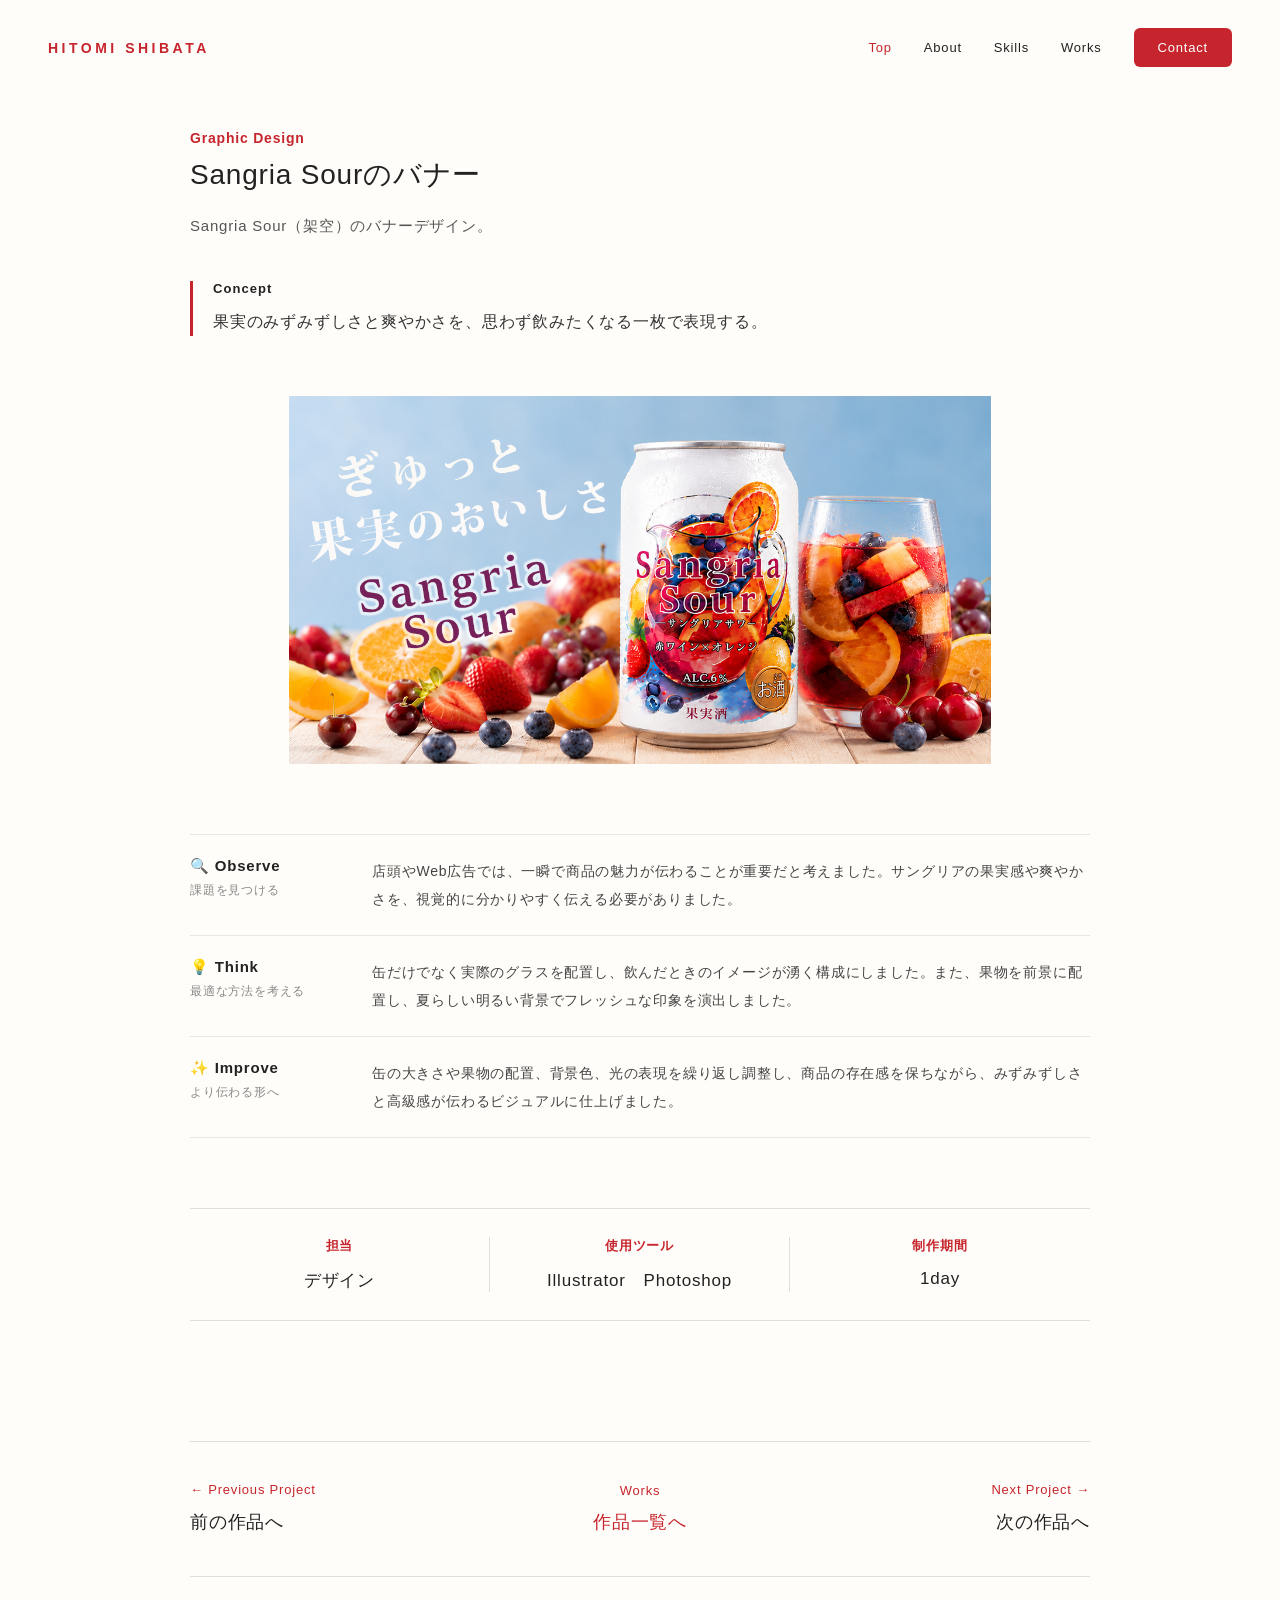
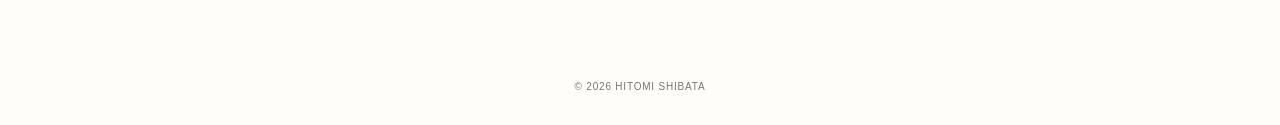
<file: Sangria-banner.html>
<!DOCTYPE html>
<html lang="ja">

<head>
  <meta charset="UTF-8">
  <meta name="viewport" content="width=device-width, initial-scale=1.0">
  <title>SangriaSour缶バナー | HITOMI SHIBATA Portfolio</title>
  <link rel="stylesheet" href="css/style.css">
</head>

<body>
  <header class="header">
    <div class="logo">HITOMI SHIBATA</div>
    <nav>
      <a href="index.html">Top</a>
      <a href="index.html#about">About</a>
      <a href="index.html#skills">Skills</a>
      <a href="index.html#works">Works</a>
      <a href="index.html#contact" class="contact-btn">Contact</a>
    </nav>
  </header>

  <main class="detail">

    <section class="detail-hero">

      <p class="category">Graphic Design</p>

      <h1>Sangria Sourのバナー</h1>

      <p class="lead">
        Sangria Sour（架空）のバナーデザイン。
      </p>

      <div class="concept">

        <h2>Concept</h2>

        <p>
          果実のみずみずしさと爽やかさを、思わず飲みたくなる一枚で表現する。
        </p>

      </div>

    </section>

    <section class="detail-main">
      <img src="images/SangriaSour-banner.png" alt="Sangria Sourのバナーデザイン">
    </section>

    <section class="process">

      <div class="process-item">

        <div class="process-head">
          <h3>🔍 Observe</h3>
          <p class="process-sub">課題を見つける</p>
        </div>

        <div class="process-body">
          店頭やWeb広告では、一瞬で商品の魅力が伝わることが重要だと考えました。サングリアの果実感や爽やかさを、視覚的に分かりやすく伝える必要がありました。
        </div>

      </div>

      <div class="process-item">

        <div class="process-head">
          <h3>💡 Think</h3>
          <p class="process-sub">最適な方法を考える</p>
        </div>

        <div class="process-body">
          缶だけでなく実際のグラスを配置し、飲んだときのイメージが湧く構成にしました。また、果物を前景に配置し、夏らしい明るい背景でフレッシュな印象を演出しました。
        </div>

      </div>

      <div class="process-item">

        <div class="process-head">
          <h3>✨ Improve</h3>
          <p class="process-sub">より伝わる形へ</p>
        </div>

        <div class="process-body">
          缶の大きさや果物の配置、背景色、光の表現を繰り返し調整し、商品の存在感を保ちながら、みずみずしさと高級感が伝わるビジュアルに仕上げました。
        </div>

      </div>

    </section>

    <section class="project-simple">
      <div>
        <p>担当</p>
        <strong>デザイン</strong>
      </div>
      <div>
        <p>使用ツール</p>
        <strong>Illustrator　Photoshop</strong>
      </div>
      <div>
        <p>制作期間</p>
        <strong>1day</strong>
      </div>
    </section>


    <section class="work-navigation">
      <a href="Sangria-can.html" class="prev-work">
        <span class="nav-title">← Previous Project</span>
        <span class="nav-name">前の作品へ</span>
      </a>

      <a href="index.html#works" class="work-list">
        <span class="nav-title">Works</span>
        <span class="arrow">作品一覧へ</span>
      </a>

      <a href="Sangria-chirashi.html" class="next-work">
        <span class="nav-title">Next Project →</span>
        <span class="nav-name">次の作品へ</span>
      </a>
    </section>

  </main>

  <footer>
    <small>© 2026 HITOMI SHIBATA</small>
  </footer>
</body>

</html>
</file>
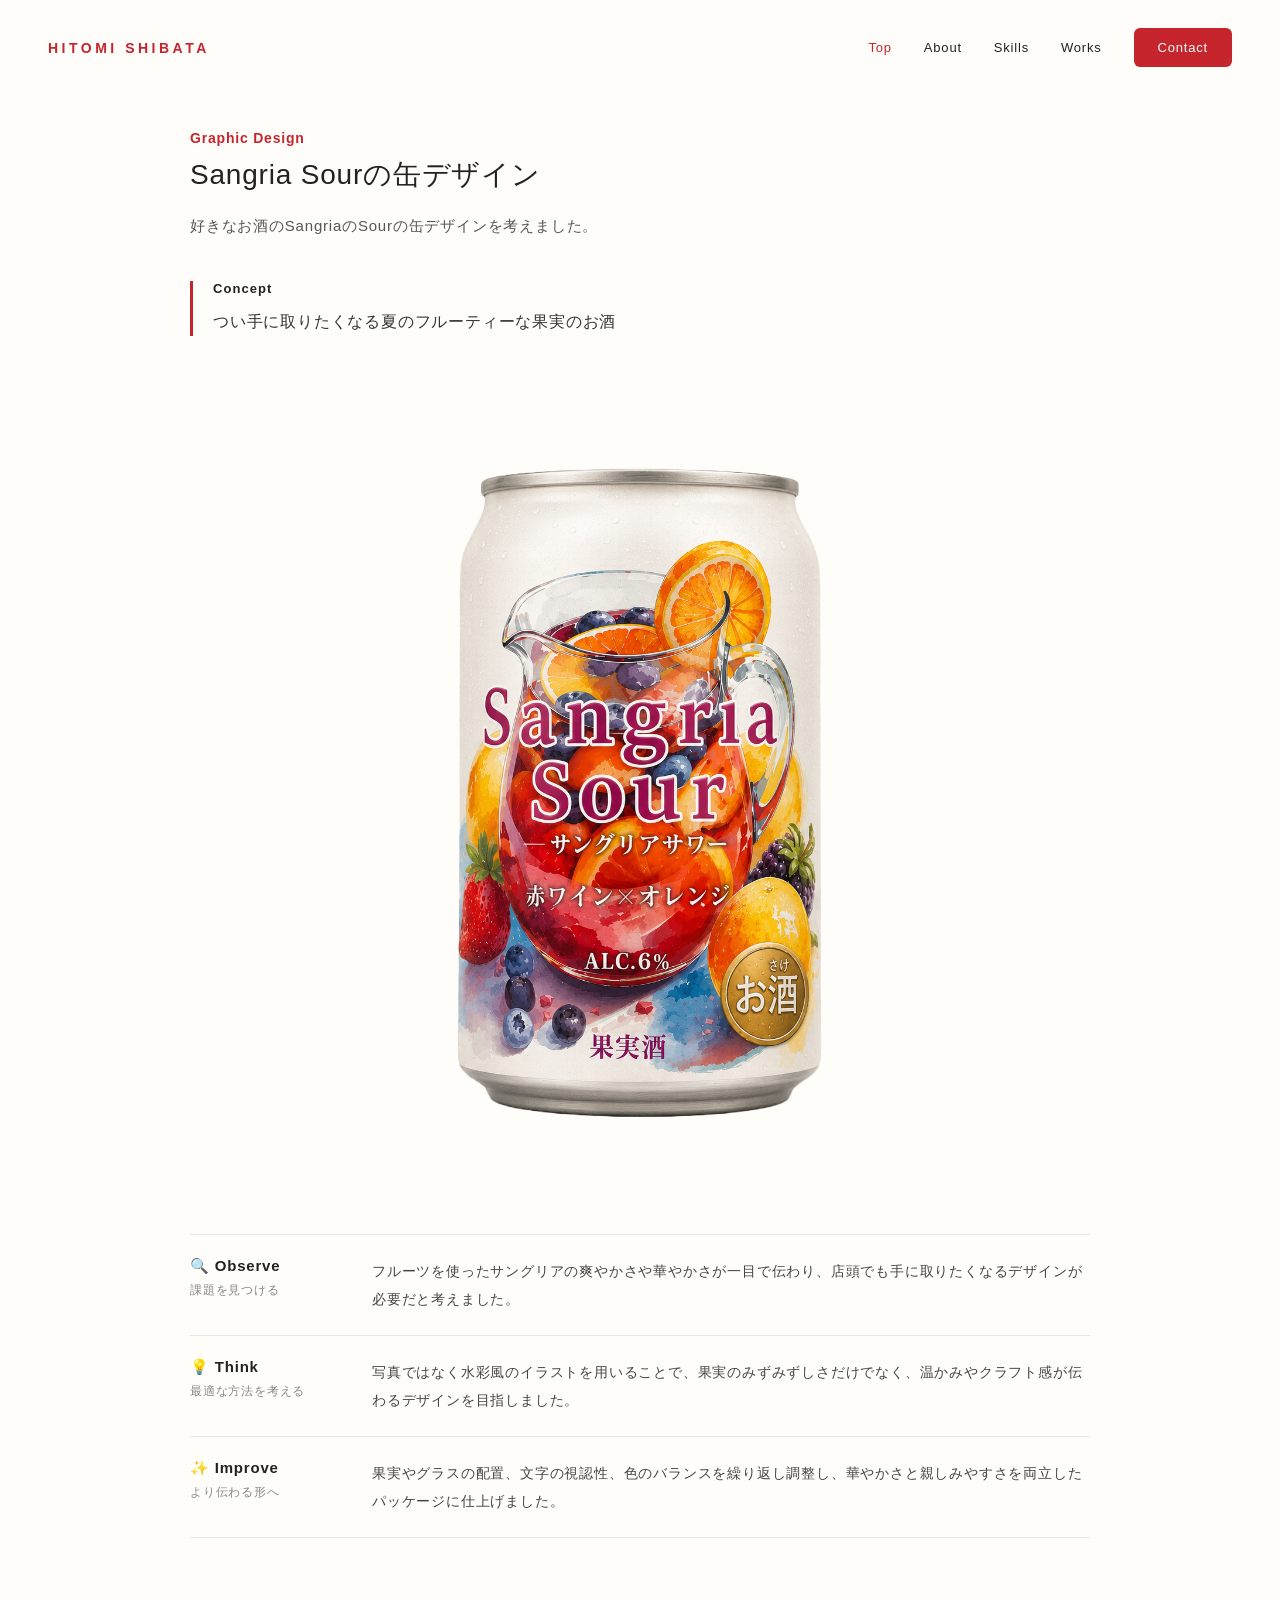
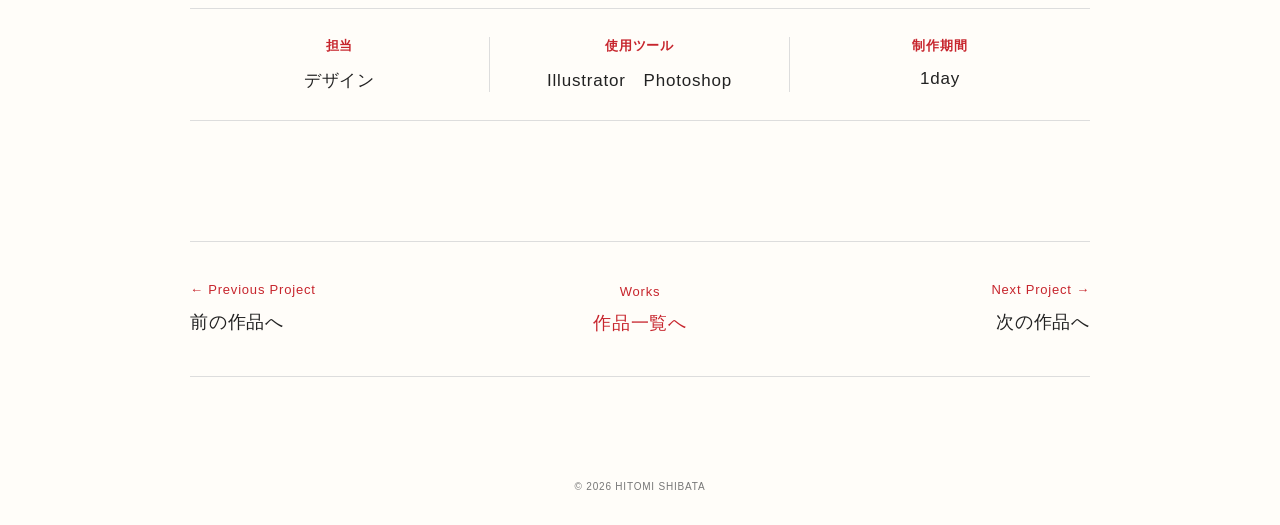
<file: Sangria-can.html>
<!DOCTYPE html>
<html lang="ja">

<head>
  <meta charset="UTF-8">
  <meta name="viewport" content="width=device-width, initial-scale=1.0">
  <title>SangriaSour缶 | HITOMI SHIBATA Portfolio</title>
  <link rel="stylesheet" href="css/style.css">
</head>

<body>
  <header class="header">
    <div class="logo">HITOMI SHIBATA</div>
    <nav>
      <a href="index.html">Top</a>
      <a href="index.html#about">About</a>
      <a href="index.html#skills">Skills</a>
      <a href="index.html#works">Works</a>
      <a href="index.html#contact" class="contact-btn">Contact</a>
    </nav>
  </header>

  <main class="detail">

    <section class="detail-hero">

      <p class="category">Graphic Design</p>

      <h1>Sangria Sourの缶デザイン</h1>

      <p class="lead">
        好きなお酒のSangriaのSourの缶デザインを考えました。
      </p>

      <div class="concept">

        <h2>Concept</h2>

        <p>
          つい手に取りたくなる夏のフルーティーな果実のお酒
        </p>

      </div>

    </section>

    <section class="detail-main">
      <img src="images/sangria_touka.png" alt="Sangria Sourの缶デザイン">
    </section>

    <section class="process">

      <div class="process-item">

        <div class="process-head">
          <h3>🔍 Observe</h3>
          <p class="process-sub">課題を見つける</p>
        </div>

        <div class="process-body">
          フルーツを使ったサングリアの爽やかさや華やかさが一目で伝わり、店頭でも手に取りたくなるデザインが必要だと考えました。
        </div>

      </div>

      <div class="process-item">

        <div class="process-head">
          <h3>💡 Think</h3>
          <p class="process-sub">最適な方法を考える</p>
        </div>

        <div class="process-body">
          写真ではなく水彩風のイラストを用いることで、果実のみずみずしさだけでなく、温かみやクラフト感が伝わるデザインを目指しました。
        </div>

      </div>

      <div class="process-item">

        <div class="process-head">
          <h3>✨ Improve</h3>
          <p class="process-sub">より伝わる形へ</p>
        </div>

        <div class="process-body">
          果実やグラスの配置、文字の視認性、色のバランスを繰り返し調整し、華やかさと親しみやすさを両立したパッケージに仕上げました。
        </div>

      </div>

    </section>

    <section class="project-simple">
      <div>
        <p>担当</p>
        <strong>デザイン</strong>
      </div>
      <div>
        <p>使用ツール</p>
        <strong>Illustrator　Photoshop</strong>
      </div>
      <div>
        <p>制作期間</p>
        <strong>1day</strong>
      </div>
    </section>


    <section class="work-navigation">
      <a href="meishi.html" class="prev-work">
        <span class="nav-title">← Previous Project</span>
        <span class="nav-name">前の作品へ</span>
      </a>

      <a href="index.html#works" class="work-list">
        <span class="nav-title">Works</span>
        <span class="arrow">作品一覧へ</span>
      </a>

      <a href="Sangria-banner.html" class="next-work">
        <span class="nav-title">Next Project →</span>
        <span class="nav-name">次の作品へ</span>
      </a>
    </section>

  </main>

  <footer>
    <small>© 2026 HITOMI SHIBATA</small>
  </footer>
</body>

</html>
</file>
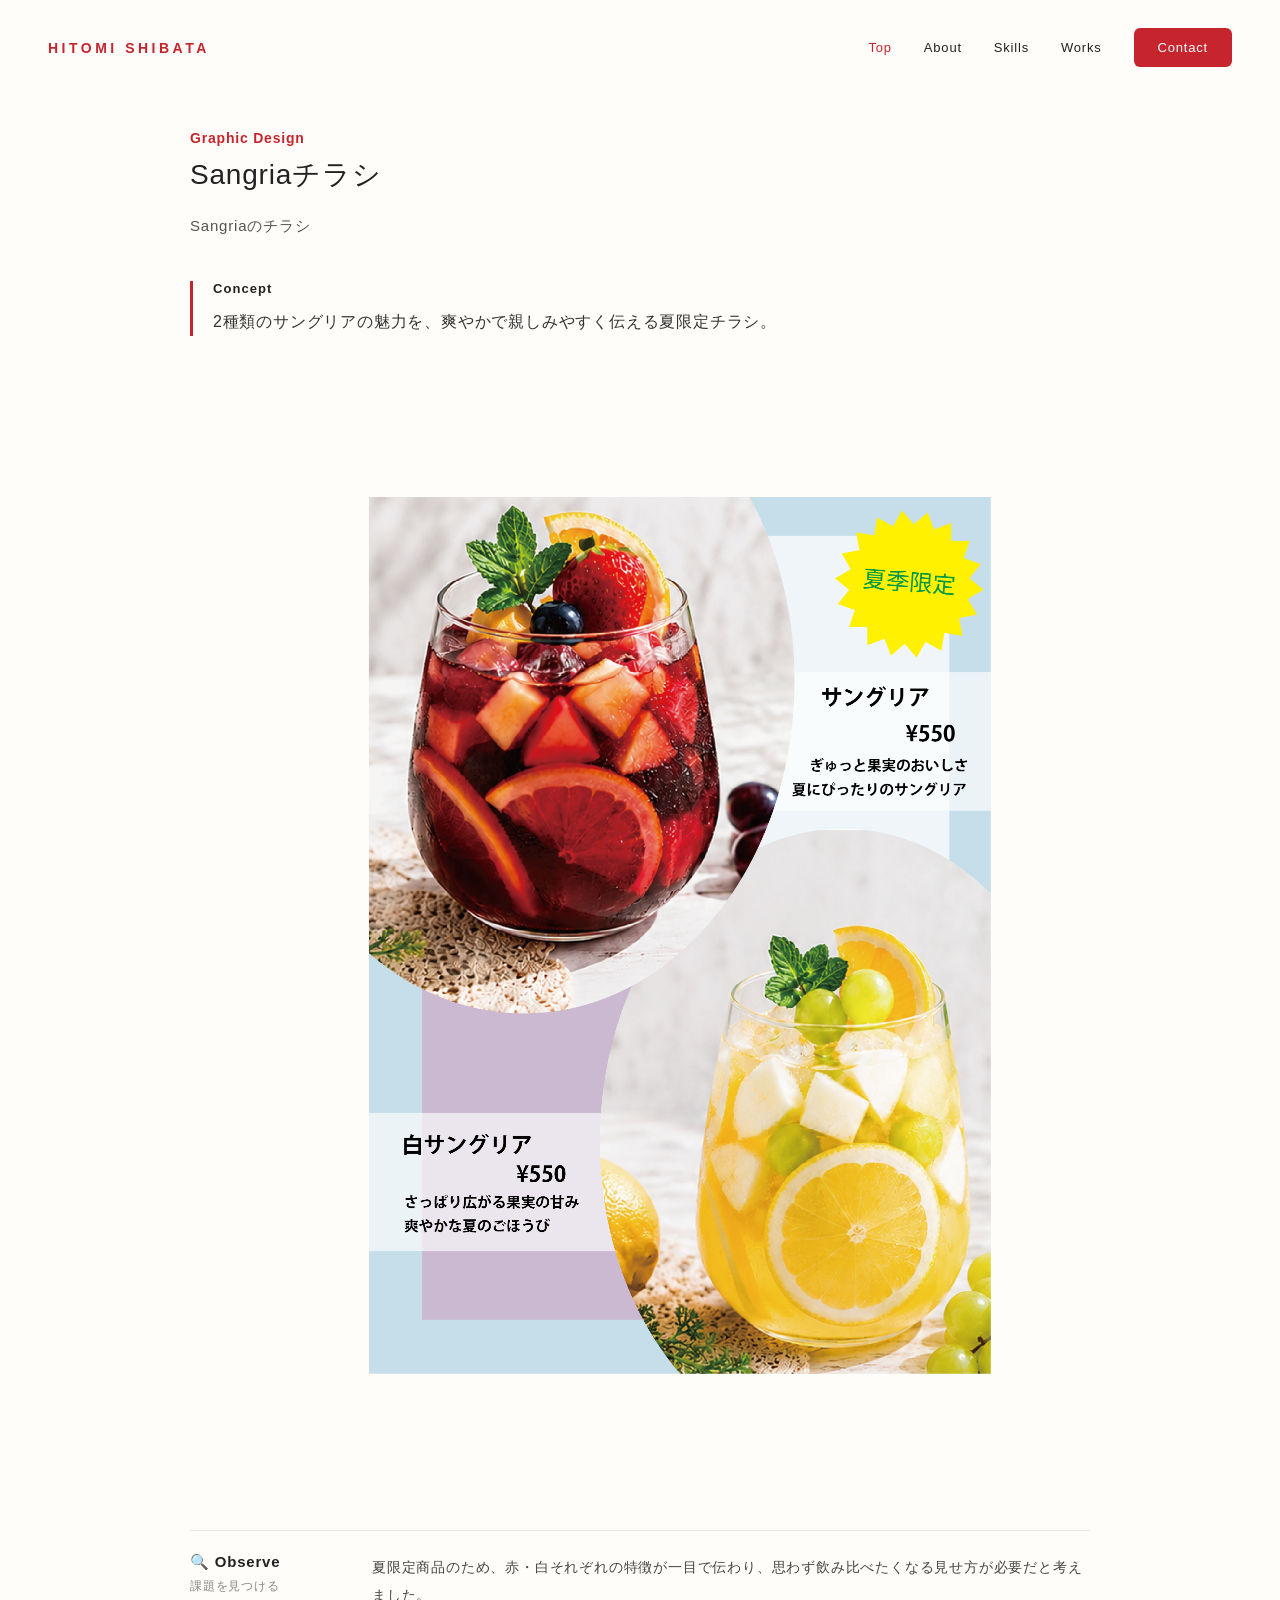
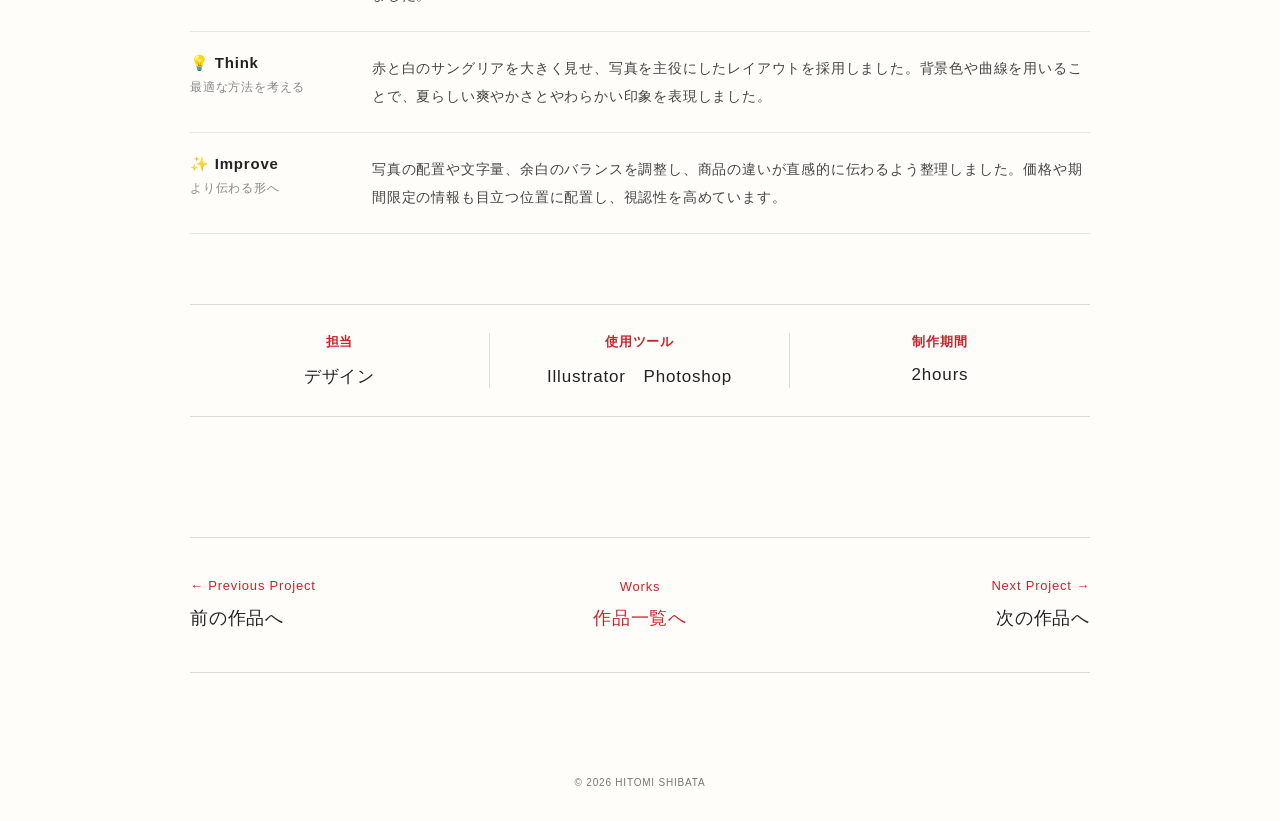
<file: Sangria-chirashi.html>
<!DOCTYPE html>
<html lang="ja">

<head>
  <meta charset="UTF-8">
  <meta name="viewport" content="width=device-width, initial-scale=1.0">
  <title>Sangriaチラシ | HITOMI SHIBATA Portfolio</title>
  <link rel="stylesheet" href="css/style.css">
</head>

<body>
  <header class="header">
    <div class="logo">HITOMI SHIBATA</div>
    <nav>
      <a href="index.html">Top</a>
      <a href="index.html#about">About</a>
      <a href="index.html#skills">Skills</a>
      <a href="index.html#works">Works</a>
      <a href="index.html#contact" class="contact-btn">Contact</a>
    </nav>
  </header>

  <main class="detail">

    <section class="detail-hero">

      <p class="category">Graphic Design</p>

      <h1>Sangriaチラシ</h1>

      <p class="lead">
        Sangriaのチラシ
      </p>

      <div class="concept">

        <h2>Concept</h2>

        <p>
          2種類のサングリアの魅力を、爽やかで親しみやすく伝える夏限定チラシ。
        </p>

      </div>

    </section>

    <section class="detail-main">
      <img src="images/Sangria-chirashi.png" alt="Sangriaチラシデザイン">
    </section>

    <section class="process">

      <div class="process-item">

        <div class="process-head">
          <h3>🔍 Observe</h3>
          <p class="process-sub">課題を見つける</p>
        </div>

        <div class="process-body">
          夏限定商品のため、赤・白それぞれの特徴が一目で伝わり、思わず飲み比べたくなる見せ方が必要だと考えました。
        </div>

      </div>

      <div class="process-item">

        <div class="process-head">
          <h3>💡 Think</h3>
          <p class="process-sub">最適な方法を考える</p>
        </div>

        <div class="process-body">
          赤と白のサングリアを大きく見せ、写真を主役にしたレイアウトを採用しました。背景色や曲線を用いることで、夏らしい爽やかさとやわらかい印象を表現しました。
        </div>

      </div>

      <div class="process-item">

        <div class="process-head">
          <h3>✨ Improve</h3>
          <p class="process-sub">より伝わる形へ</p>
        </div>

        <div class="process-body">
          写真の配置や文字量、余白のバランスを調整し、商品の違いが直感的に伝わるよう整理しました。価格や期間限定の情報も目立つ位置に配置し、視認性を高めています。
        </div>

      </div>

    </section>

    <section class="project-simple">
      <div>
        <p>担当</p>
        <strong>デザイン</strong>
      </div>
      <div>
        <p>使用ツール</p>
        <strong>Illustrator　Photoshop</strong>
      </div>
      <div>
        <p>制作期間</p>
        <strong>2hours</strong>
      </div>
    </section>


    <section class="work-navigation">
      <a href="Sangria-banner.html" class="prev-work">
        <span class="nav-title">← Previous Project</span>
        <span class="nav-name">前の作品へ</span>
      </a>

      <a href="index.html#works" class="work-list">
        <span class="nav-title">Works</span>
        <span class="arrow">作品一覧へ</span>
      </a>

      <a href="Live-flier.html" class="next-work">
        <span class="nav-title">Next Project →</span>
        <span class="nav-name">次の作品へ</span>
      </a>
    </section>

  </main>

  <footer>
    <small>© 2026 HITOMI SHIBATA</small>
  </footer>
</body>

</html>
</file>
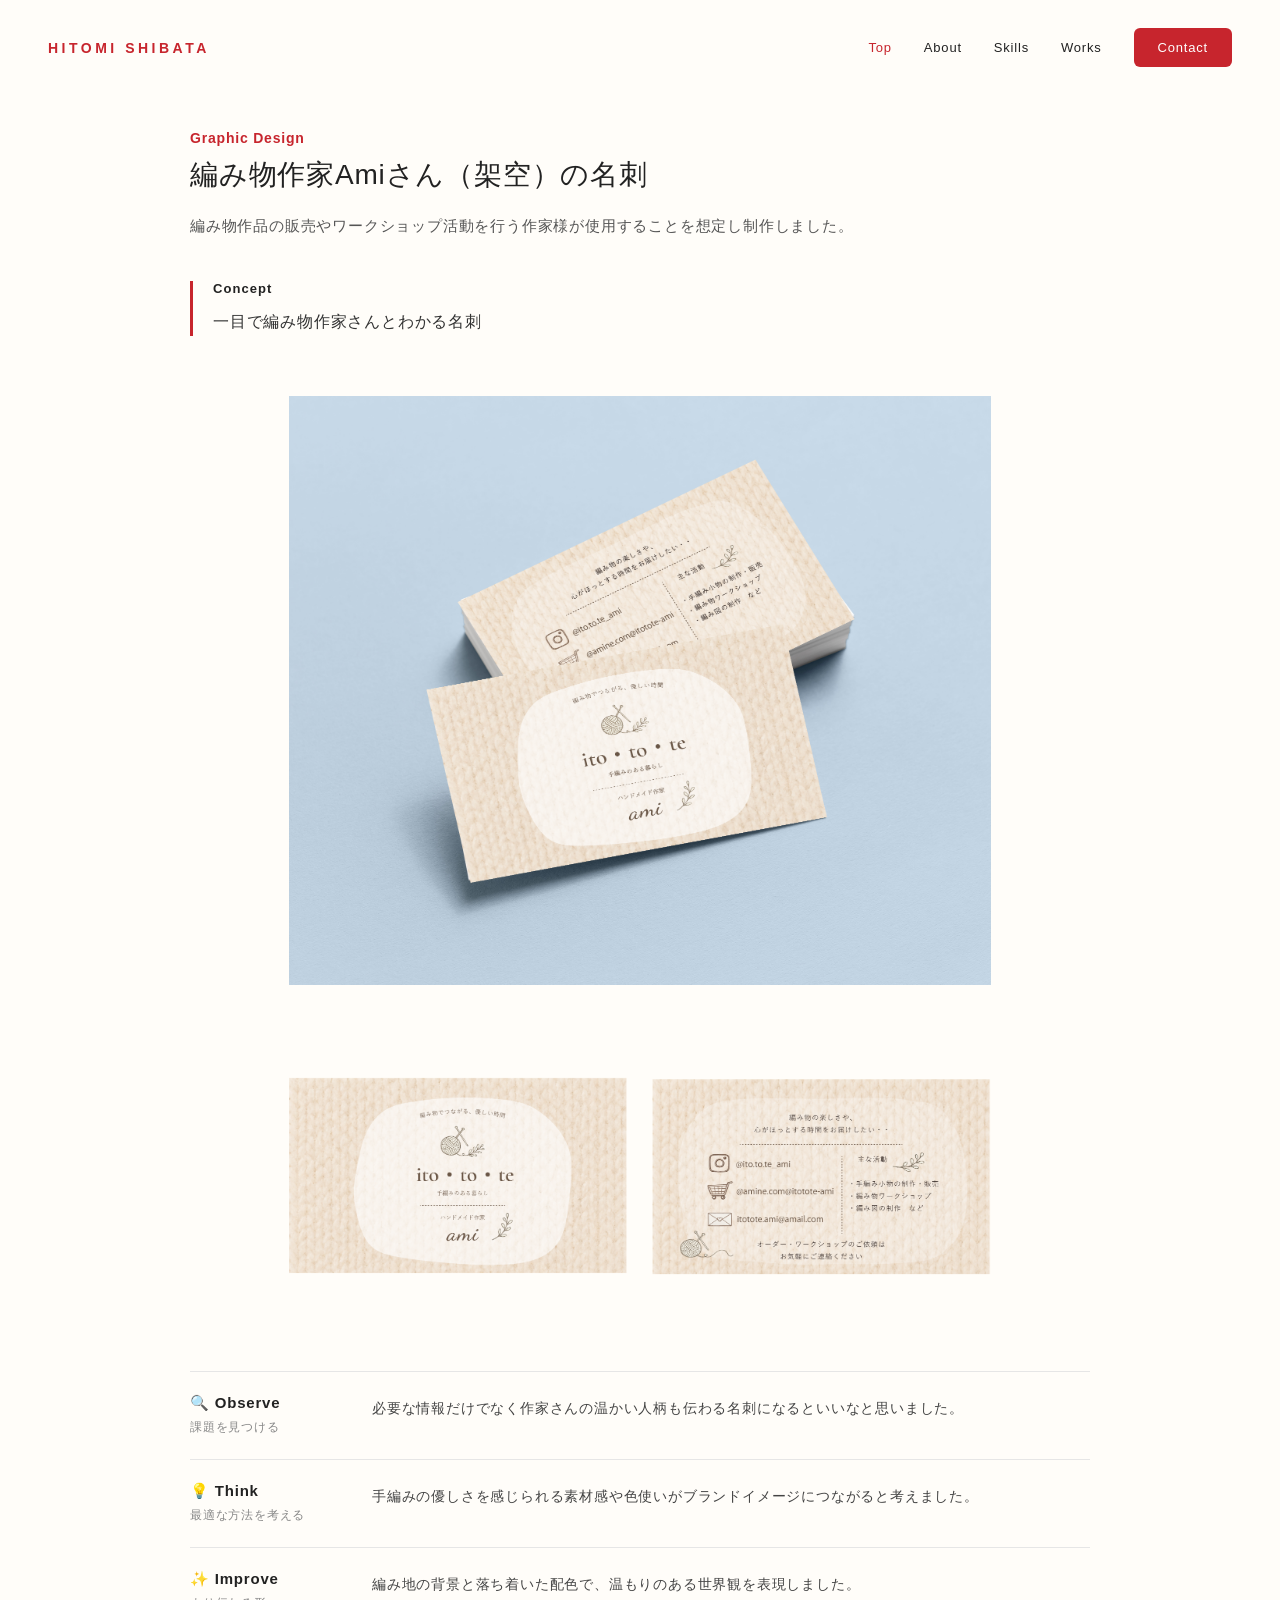
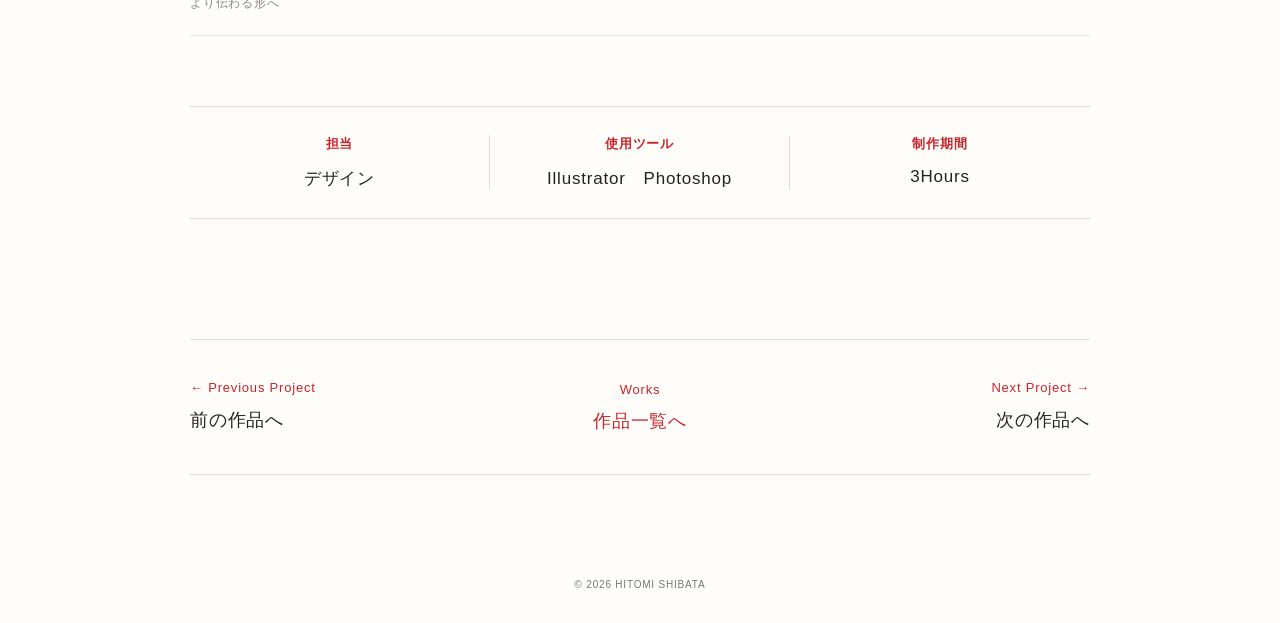
<file: PORTFOLIO/keito.html>
<!DOCTYPE html>
<html lang="ja">

<head>
  <meta charset="UTF-8">
  <meta name="viewport" content="width=device-width, initial-scale=1.0">
  <title>名刺 | HITOMI SHIBATA Portfolio</title>
  <link rel="stylesheet" href="css/style.css">
</head>

<body>
  <header class="header">
    <div class="logo">HITOMI SHIBATA</div>
    <nav>
      <a href="index.html">Top</a>
      <a href="index.html#about">About</a>
      <a href="index.html#skills">Skills</a>
      <a href="index.html#works">Works</a>
      <a href="index.html#contact" class="contact-btn">Contact</a>
    </nav>
  </header>

  <main class="detail">

    <section class="detail-hero">

      <p class="category">Graphic Design</p>

      <h1>編み物作家Amiさん（架空）の名刺</h1>

      <p class="lead">
        編み物作品の販売やワークショップ活動を行う作家様が使用することを想定し制作しました。
      </p>

      <div class="concept">

        <h2>Concept</h2>

        <p>
          一目で編み物作家さんとわかる名刺
        </p>

      </div>

    </section>

    <section class="detail-main">
      <img src="images/work-meishi.png" alt="Ami様の名刺デザイン1">
      <img src="images/meishi-yoko.png" alt="Ami様の名刺デザイン2">
    </section>

    <section class="process">

      <div class="process-item">

        <div class="process-head">
          <h3>🔍 Observe</h3>
          <p class="process-sub">課題を見つける</p>
        </div>

        <div class="process-body">
          必要な情報だけでなく作家さんの温かい人柄も伝わる名刺になるといいなと思いました。
        </div>

      </div>

      <div class="process-item">

        <div class="process-head">
          <h3>💡 Think</h3>
          <p class="process-sub">最適な方法を考える</p>
        </div>

        <div class="process-body">
          手編みの優しさを感じられる素材感や色使いがブランドイメージにつながると考えました。
        </div>

      </div>

      <div class="process-item">

        <div class="process-head">
          <h3>✨ Improve</h3>
          <p class="process-sub">より伝わる形へ</p>
        </div>

        <div class="process-body">
          編み地の背景と落ち着いた配色で、温もりのある世界観を表現しました。
        </div>

      </div>

    </section>

    <section class="project-simple">
      <div>
        <p>担当</p>
        <strong>デザイン</strong>
      </div>
      <div>
        <p>使用ツール</p>
        <strong>Illustrator　Photoshop</strong>
      </div>
      <div>
        <p>制作期間</p>
        <strong>3Hours</strong>
      </div>
    </section>


    <section class="work-navigation">
      <a href="eyeclinic.html" class="prev-work">
        <span class="nav-title">← Previous Project</span>
        <span class="nav-name">前の作品へ</span>
      </a>

      <a href="index.html#works" class="work-list">
        <span class="nav-title">Works</span>
        <span class="arrow">作品一覧へ</span>
      </a>

      <a href="Sangria-can.html" class="next-work">
        <span class="nav-title">Next Project →</span>
        <span class="nav-name">次の作品へ</span>
      </a>
    </section>

  </main>

  <footer>
    <small>© 2026 HITOMI SHIBATA</small>
  </footer>
</body>

</html>
</file>
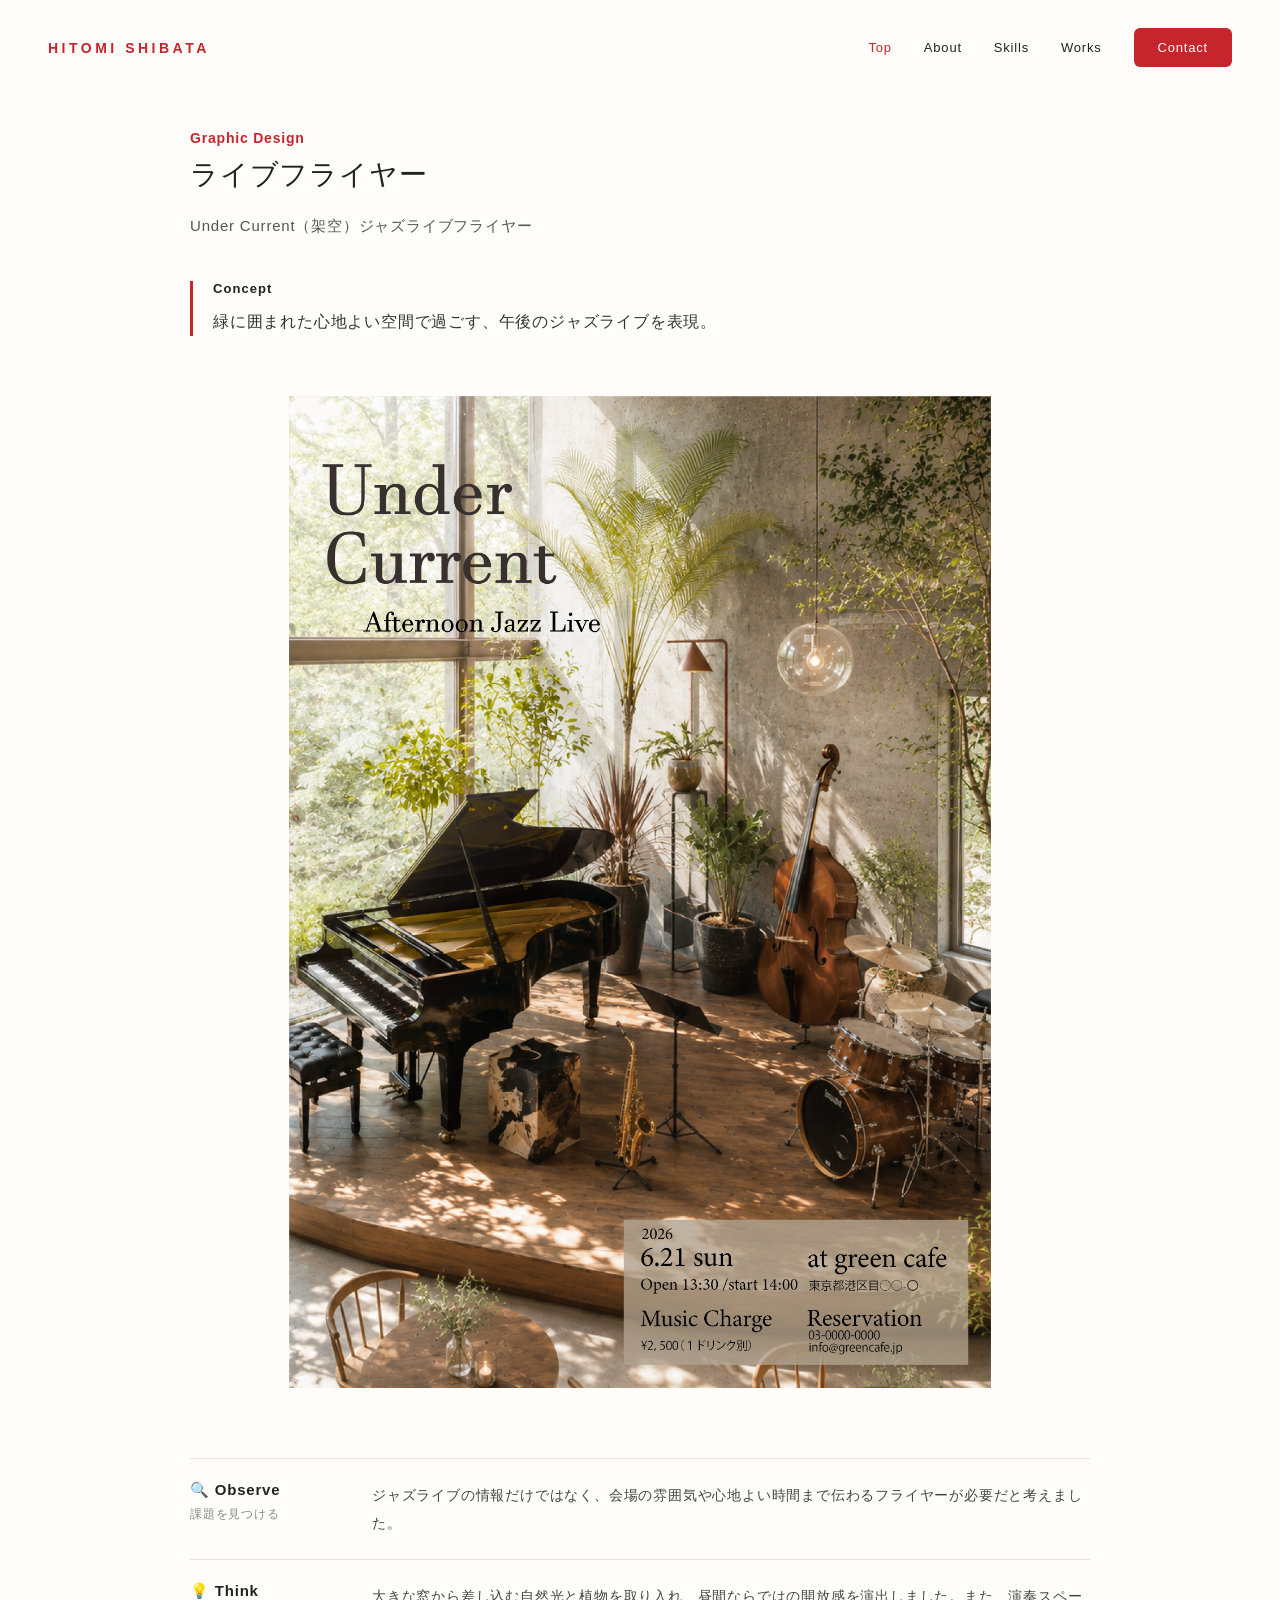
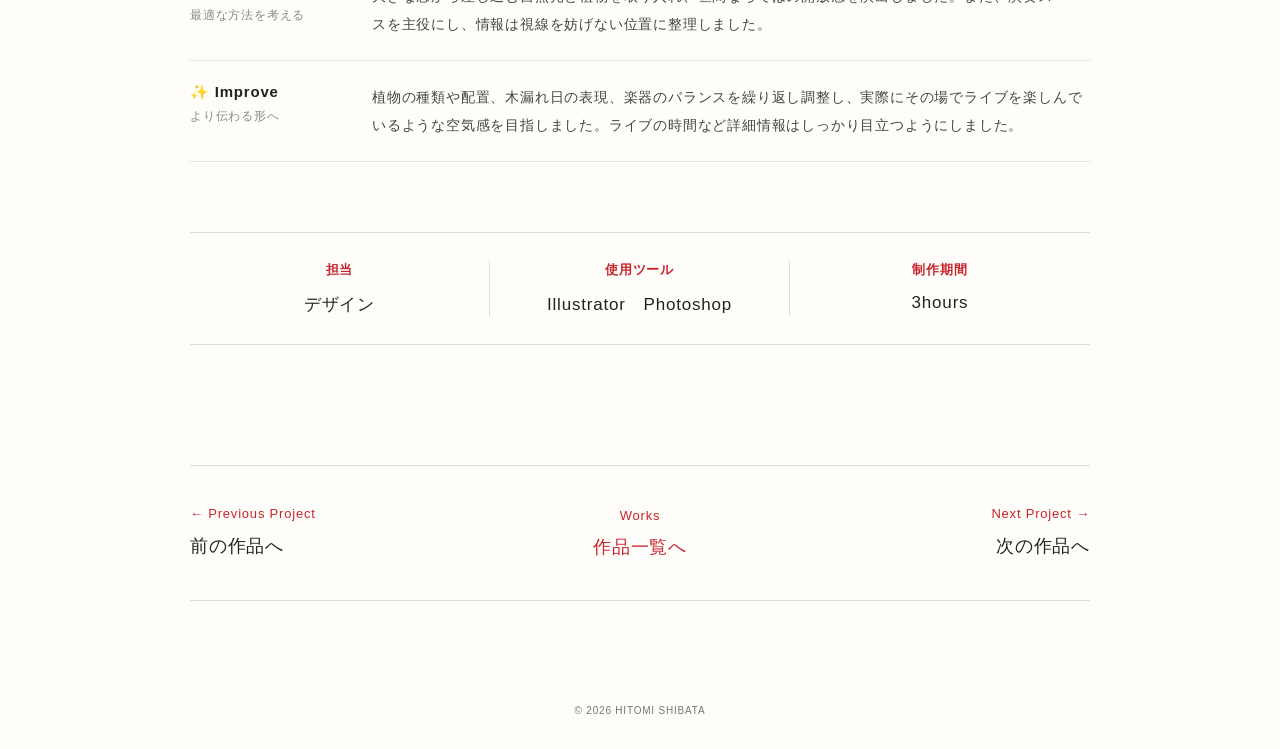
<file: PORTFOLIO/Live-flier.html>
<!DOCTYPE html>
<html lang="ja">

<head>
  <meta charset="UTF-8">
  <meta name="viewport" content="width=device-width, initial-scale=1.0">
  <title>live-flier | HITOMI SHIBATA Portfolio</title>
  <link rel="stylesheet" href="css/style.css">
</head>

<body>
  <header class="header">
    <div class="logo">HITOMI SHIBATA</div>
    <nav>
      <a href="index.html">Top</a>
      <a href="index.html#about">About</a>
      <a href="index.html#skills">Skills</a>
      <a href="index.html#works">Works</a>
      <a href="index.html#contact" class="contact-btn">Contact</a>
    </nav>
  </header>

  <main class="detail">

    <section class="detail-hero">

      <p class="category">Graphic Design</p>

      <h1>ライブフライヤー</h1>

      <p class="lead">
        Under Current（架空）ジャズライブフライヤー
      </p>

      <div class="concept">

        <h2>Concept</h2>

        <p>
          緑に囲まれた心地よい空間で過ごす、午後のジャズライブを表現。
        </p>

      </div>

    </section>

    <section class="detail-main">
      <img src="images/live-flier.png" alt="Under Current（架空）ジャズライブフライヤー">
    </section>

    <section class="process">

      <div class="process-item">

        <div class="process-head">
          <h3>🔍 Observe</h3>
          <p class="process-sub">課題を見つける</p>
        </div>

        <div class="process-body">
          ジャズライブの情報だけではなく、会場の雰囲気や心地よい時間まで伝わるフライヤーが必要だと考えました。
        </div>

      </div>

      <div class="process-item">

        <div class="process-head">
          <h3>💡 Think</h3>
          <p class="process-sub">最適な方法を考える</p>
        </div>

        <div class="process-body">
          大きな窓から差し込む自然光と植物を取り入れ、昼間ならではの開放感を演出しました。また、演奏スペースを主役にし、情報は視線を妨げない位置に整理しました。
        </div>

      </div>

      <div class="process-item">

        <div class="process-head">
          <h3>✨ Improve</h3>
          <p class="process-sub">より伝わる形へ</p>
        </div>

        <div class="process-body">
          植物の種類や配置、木漏れ日の表現、楽器のバランスを繰り返し調整し、実際にその場でライブを楽しんでいるような空気感を目指しました。ライブの時間など詳細情報はしっかり目立つようにしました。
        </div>

      </div>

    </section>

    <section class="project-simple">
      <div>
        <p>担当</p>
        <strong>デザイン</strong>
      </div>
      <div>
        <p>使用ツール</p>
        <strong>Illustrator　Photoshop</strong>
      </div>
      <div>
        <p>制作期間</p>
        <strong>3hours</strong>
      </div>
    </section>


    <section class="work-navigation">
      <a href="Sangria-chirashi.html" class="prev-work">
        <span class="nav-title">← Previous Project</span>
        <span class="nav-name">前の作品へ</span>
      </a>

      <a href="index.html#works" class="work-list">
        <span class="nav-title">Works</span>
        <span class="arrow">作品一覧へ</span>
      </a>

      <a href="sangria.html" class="next-work">
        <span class="nav-title">Next Project →</span>
        <span class="nav-name">次の作品へ</span>
      </a>
    </section>

  </main>

  <footer>
    <small>© 2026 HITOMI SHIBATA</small>
  </footer>
</body>

</html>
</file>
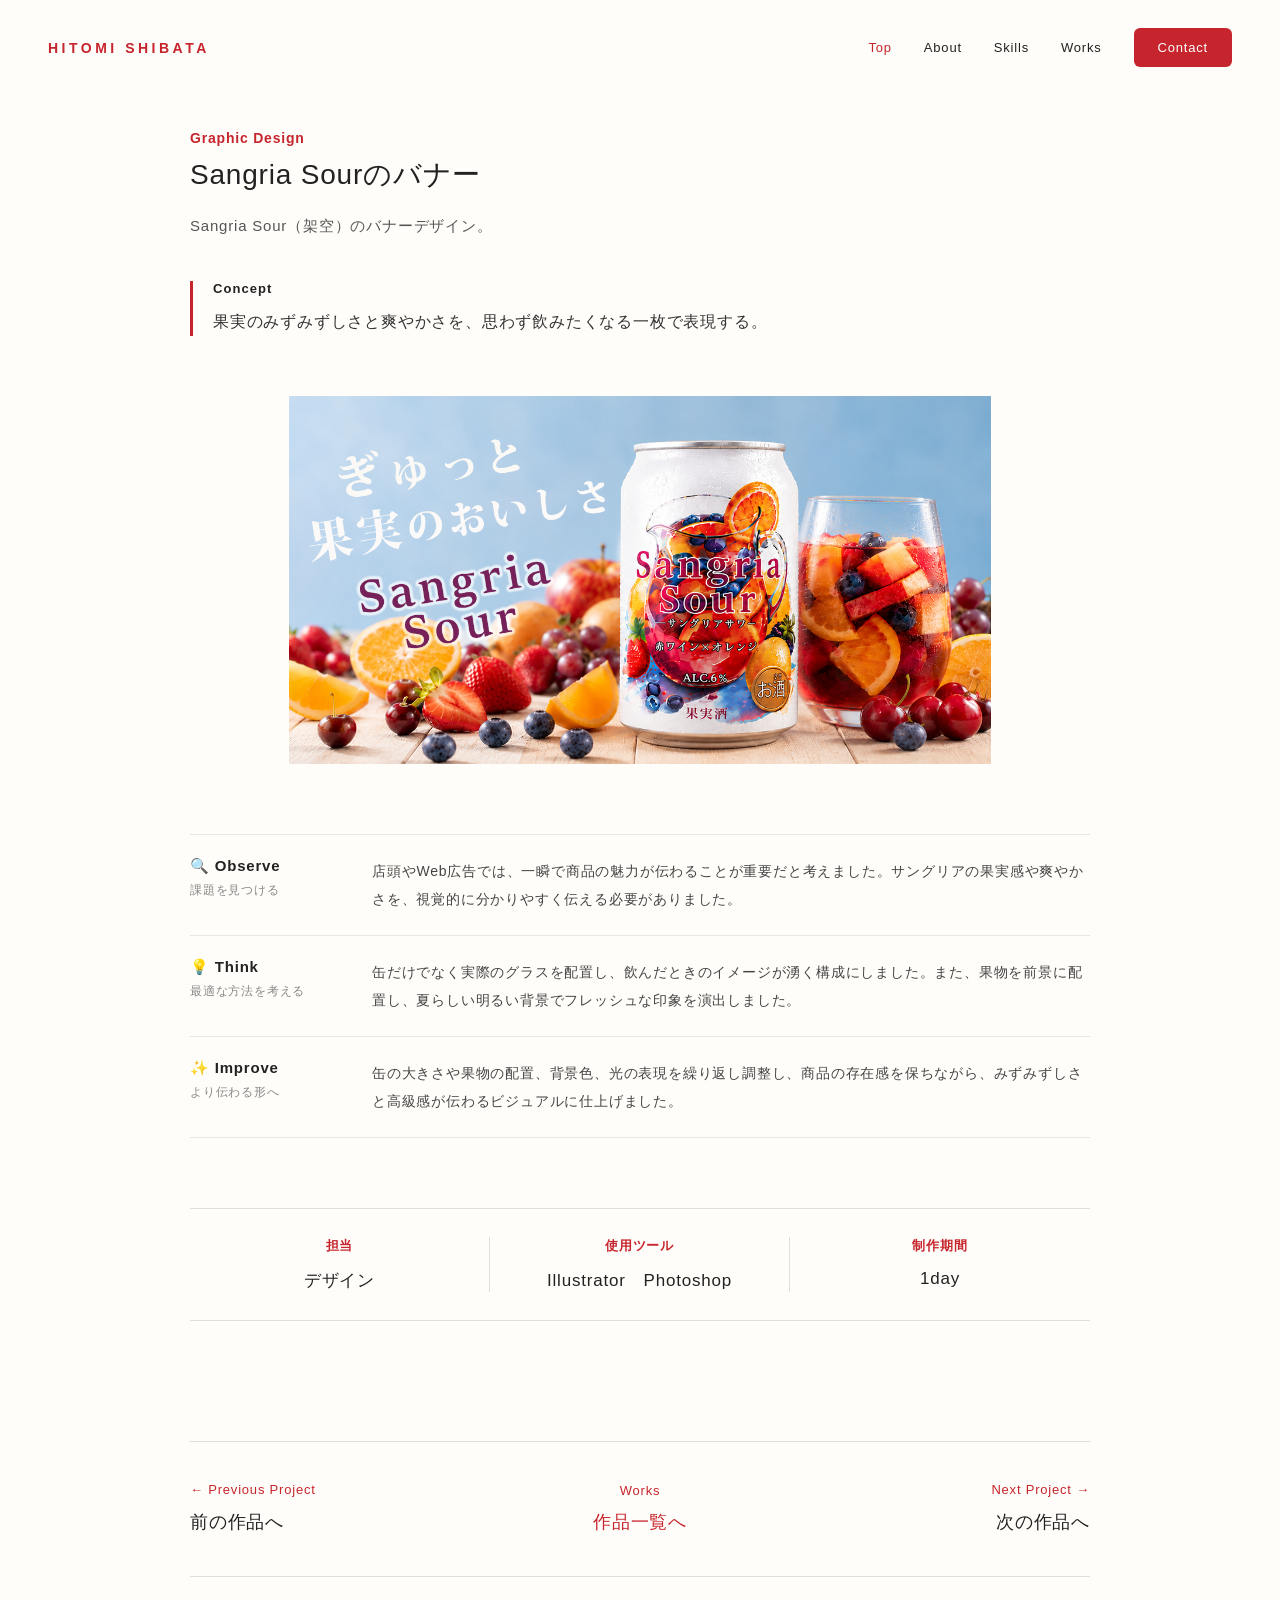
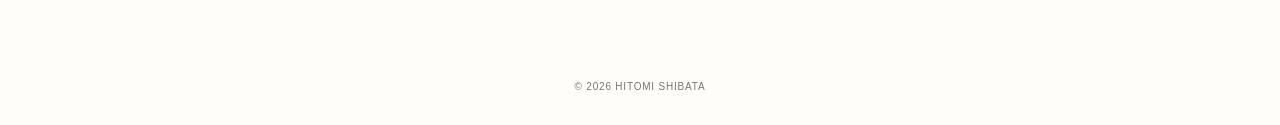
<file: PORTFOLIO/Sangria-banner.html>
<!DOCTYPE html>
<html lang="ja">

<head>
  <meta charset="UTF-8">
  <meta name="viewport" content="width=device-width, initial-scale=1.0">
  <title>SangriaSour缶バナー | HITOMI SHIBATA Portfolio</title>
  <link rel="stylesheet" href="css/style.css">
</head>

<body>
  <header class="header">
    <div class="logo">HITOMI SHIBATA</div>
    <nav>
      <a href="index.html">Top</a>
      <a href="index.html#about">About</a>
      <a href="index.html#skills">Skills</a>
      <a href="index.html#works">Works</a>
      <a href="index.html#contact" class="contact-btn">Contact</a>
    </nav>
  </header>

  <main class="detail">

    <section class="detail-hero">

      <p class="category">Graphic Design</p>

      <h1>Sangria Sourのバナー</h1>

      <p class="lead">
        Sangria Sour（架空）のバナーデザイン。
      </p>

      <div class="concept">

        <h2>Concept</h2>

        <p>
          果実のみずみずしさと爽やかさを、思わず飲みたくなる一枚で表現する。
        </p>

      </div>

    </section>

    <section class="detail-main">
      <img src="images/SangriaSour-banner.png" alt="Sangria Sourのバナーデザイン">
    </section>

    <section class="process">

      <div class="process-item">

        <div class="process-head">
          <h3>🔍 Observe</h3>
          <p class="process-sub">課題を見つける</p>
        </div>

        <div class="process-body">
          店頭やWeb広告では、一瞬で商品の魅力が伝わることが重要だと考えました。サングリアの果実感や爽やかさを、視覚的に分かりやすく伝える必要がありました。
        </div>

      </div>

      <div class="process-item">

        <div class="process-head">
          <h3>💡 Think</h3>
          <p class="process-sub">最適な方法を考える</p>
        </div>

        <div class="process-body">
          缶だけでなく実際のグラスを配置し、飲んだときのイメージが湧く構成にしました。また、果物を前景に配置し、夏らしい明るい背景でフレッシュな印象を演出しました。
        </div>

      </div>

      <div class="process-item">

        <div class="process-head">
          <h3>✨ Improve</h3>
          <p class="process-sub">より伝わる形へ</p>
        </div>

        <div class="process-body">
          缶の大きさや果物の配置、背景色、光の表現を繰り返し調整し、商品の存在感を保ちながら、みずみずしさと高級感が伝わるビジュアルに仕上げました。
        </div>

      </div>

    </section>

    <section class="project-simple">
      <div>
        <p>担当</p>
        <strong>デザイン</strong>
      </div>
      <div>
        <p>使用ツール</p>
        <strong>Illustrator　Photoshop</strong>
      </div>
      <div>
        <p>制作期間</p>
        <strong>1day</strong>
      </div>
    </section>


    <section class="work-navigation">
      <a href="Sangria-can.html" class="prev-work">
        <span class="nav-title">← Previous Project</span>
        <span class="nav-name">前の作品へ</span>
      </a>

      <a href="index.html#works" class="work-list">
        <span class="nav-title">Works</span>
        <span class="arrow">作品一覧へ</span>
      </a>

      <a href="Sangria-chirashi.html" class="next-work">
        <span class="nav-title">Next Project →</span>
        <span class="nav-name">次の作品へ</span>
      </a>
    </section>

  </main>

  <footer>
    <small>© 2026 HITOMI SHIBATA</small>
  </footer>
</body>

</html>
</file>
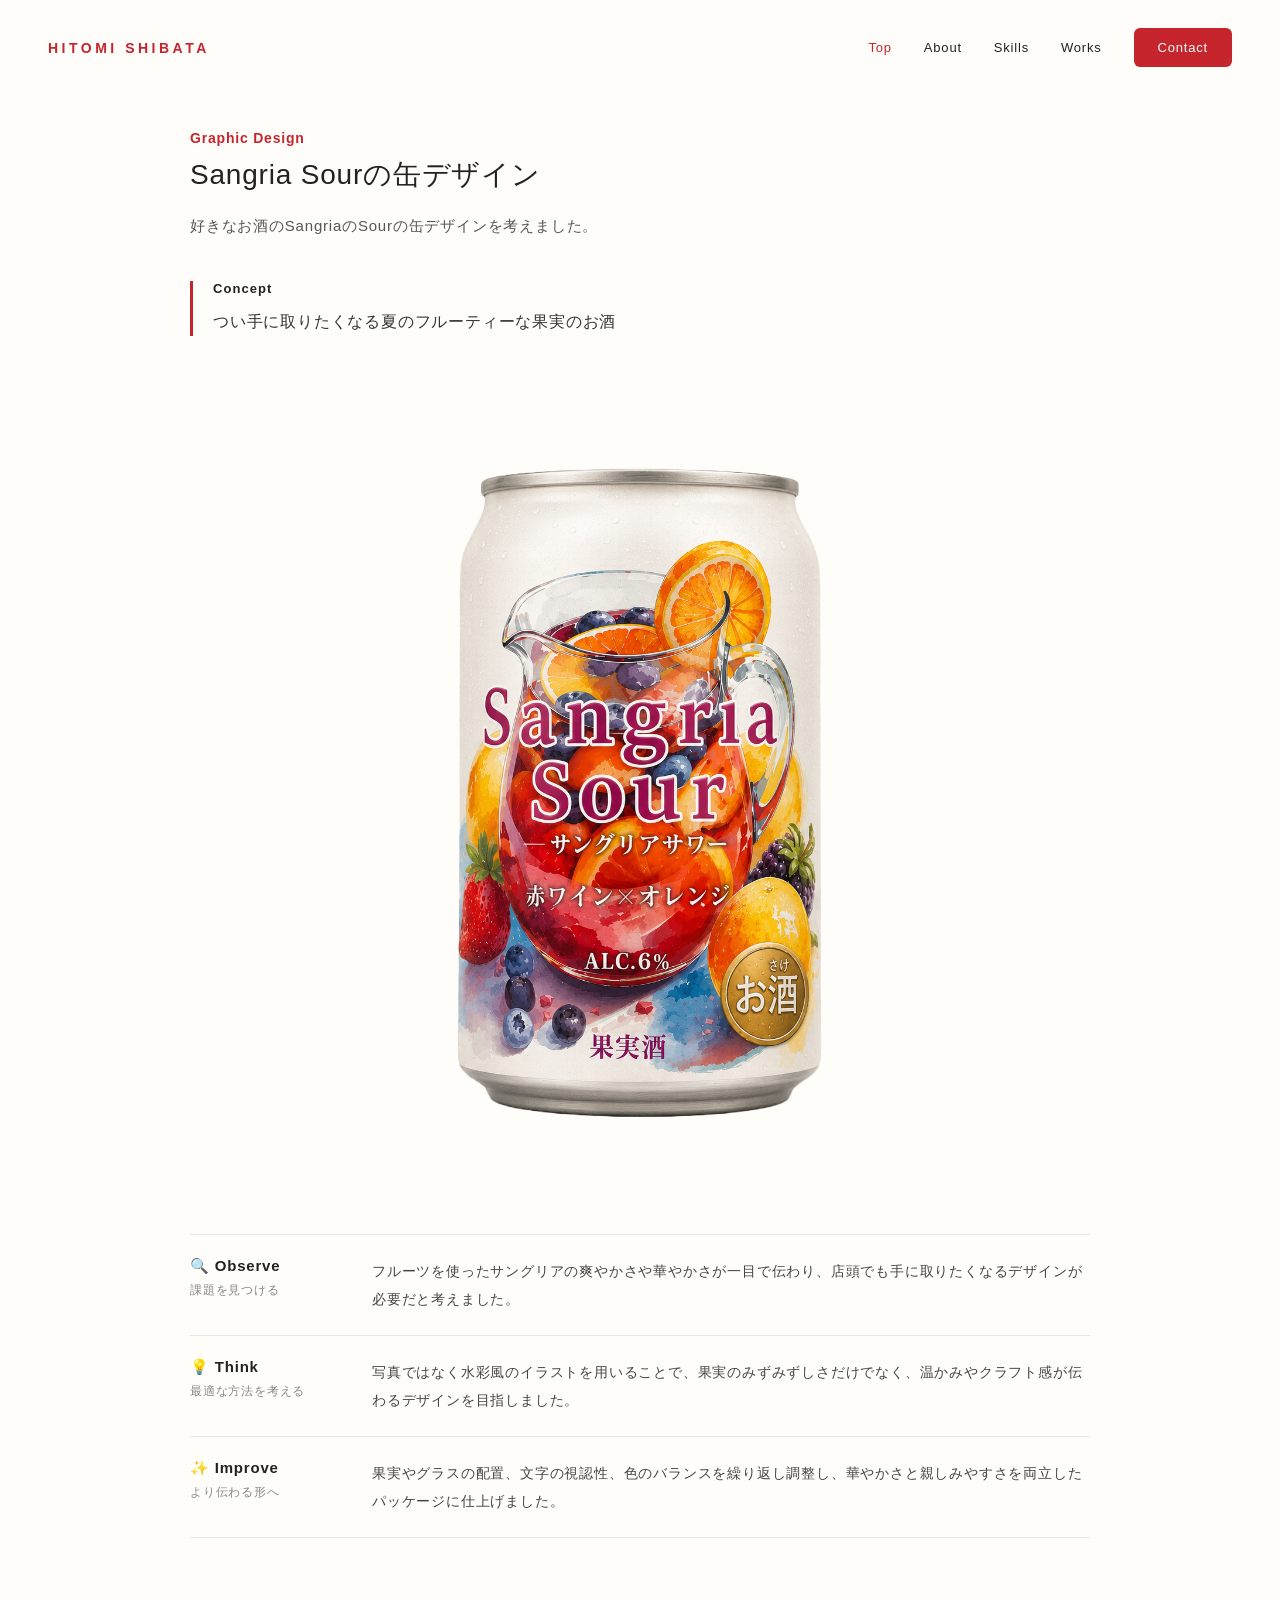
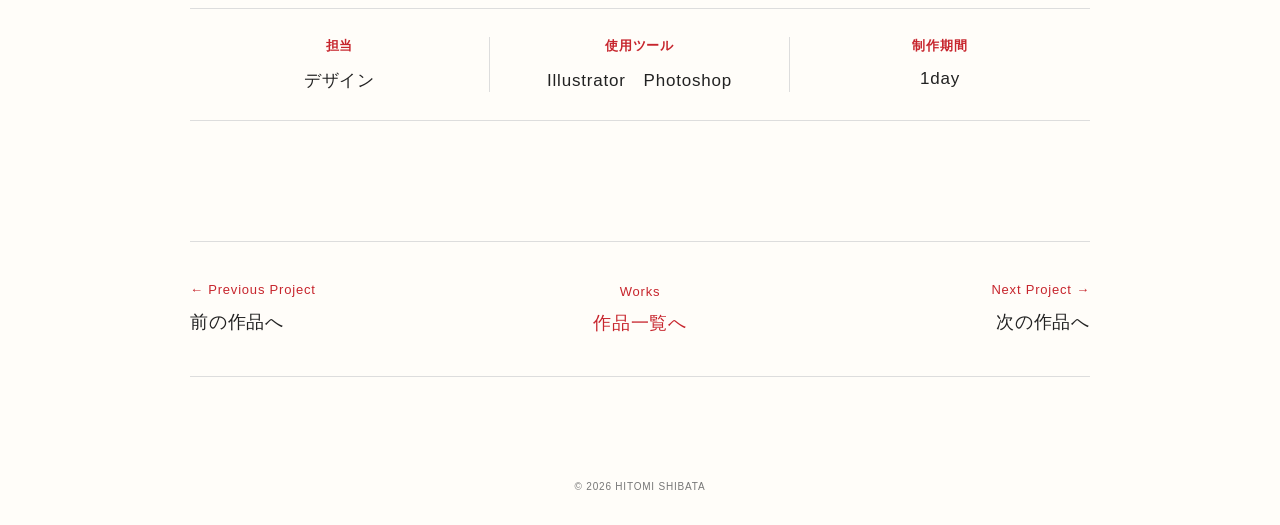
<file: PORTFOLIO/Sangria-can.html>
<!DOCTYPE html>
<html lang="ja">

<head>
  <meta charset="UTF-8">
  <meta name="viewport" content="width=device-width, initial-scale=1.0">
  <title>SangriaSour缶 | HITOMI SHIBATA Portfolio</title>
  <link rel="stylesheet" href="css/style.css">
</head>

<body>
  <header class="header">
    <div class="logo">HITOMI SHIBATA</div>
    <nav>
      <a href="index.html">Top</a>
      <a href="index.html#about">About</a>
      <a href="index.html#skills">Skills</a>
      <a href="index.html#works">Works</a>
      <a href="index.html#contact" class="contact-btn">Contact</a>
    </nav>
  </header>

  <main class="detail">

    <section class="detail-hero">

      <p class="category">Graphic Design</p>

      <h1>Sangria Sourの缶デザイン</h1>

      <p class="lead">
        好きなお酒のSangriaのSourの缶デザインを考えました。
      </p>

      <div class="concept">

        <h2>Concept</h2>

        <p>
          つい手に取りたくなる夏のフルーティーな果実のお酒
        </p>

      </div>

    </section>

    <section class="detail-main">
      <img src="images/sangria_touka.png" alt="Sangria Sourの缶デザイン">
    </section>

    <section class="process">

      <div class="process-item">

        <div class="process-head">
          <h3>🔍 Observe</h3>
          <p class="process-sub">課題を見つける</p>
        </div>

        <div class="process-body">
          フルーツを使ったサングリアの爽やかさや華やかさが一目で伝わり、店頭でも手に取りたくなるデザインが必要だと考えました。
        </div>

      </div>

      <div class="process-item">

        <div class="process-head">
          <h3>💡 Think</h3>
          <p class="process-sub">最適な方法を考える</p>
        </div>

        <div class="process-body">
          写真ではなく水彩風のイラストを用いることで、果実のみずみずしさだけでなく、温かみやクラフト感が伝わるデザインを目指しました。
        </div>

      </div>

      <div class="process-item">

        <div class="process-head">
          <h3>✨ Improve</h3>
          <p class="process-sub">より伝わる形へ</p>
        </div>

        <div class="process-body">
          果実やグラスの配置、文字の視認性、色のバランスを繰り返し調整し、華やかさと親しみやすさを両立したパッケージに仕上げました。
        </div>

      </div>

    </section>

    <section class="project-simple">
      <div>
        <p>担当</p>
        <strong>デザイン</strong>
      </div>
      <div>
        <p>使用ツール</p>
        <strong>Illustrator　Photoshop</strong>
      </div>
      <div>
        <p>制作期間</p>
        <strong>1day</strong>
      </div>
    </section>


    <section class="work-navigation">
      <a href="meishi.html" class="prev-work">
        <span class="nav-title">← Previous Project</span>
        <span class="nav-name">前の作品へ</span>
      </a>

      <a href="index.html#works" class="work-list">
        <span class="nav-title">Works</span>
        <span class="arrow">作品一覧へ</span>
      </a>

      <a href="Sangria-banner.html" class="next-work">
        <span class="nav-title">Next Project →</span>
        <span class="nav-name">次の作品へ</span>
      </a>
    </section>

  </main>

  <footer>
    <small>© 2026 HITOMI SHIBATA</small>
  </footer>
</body>

</html>
</file>
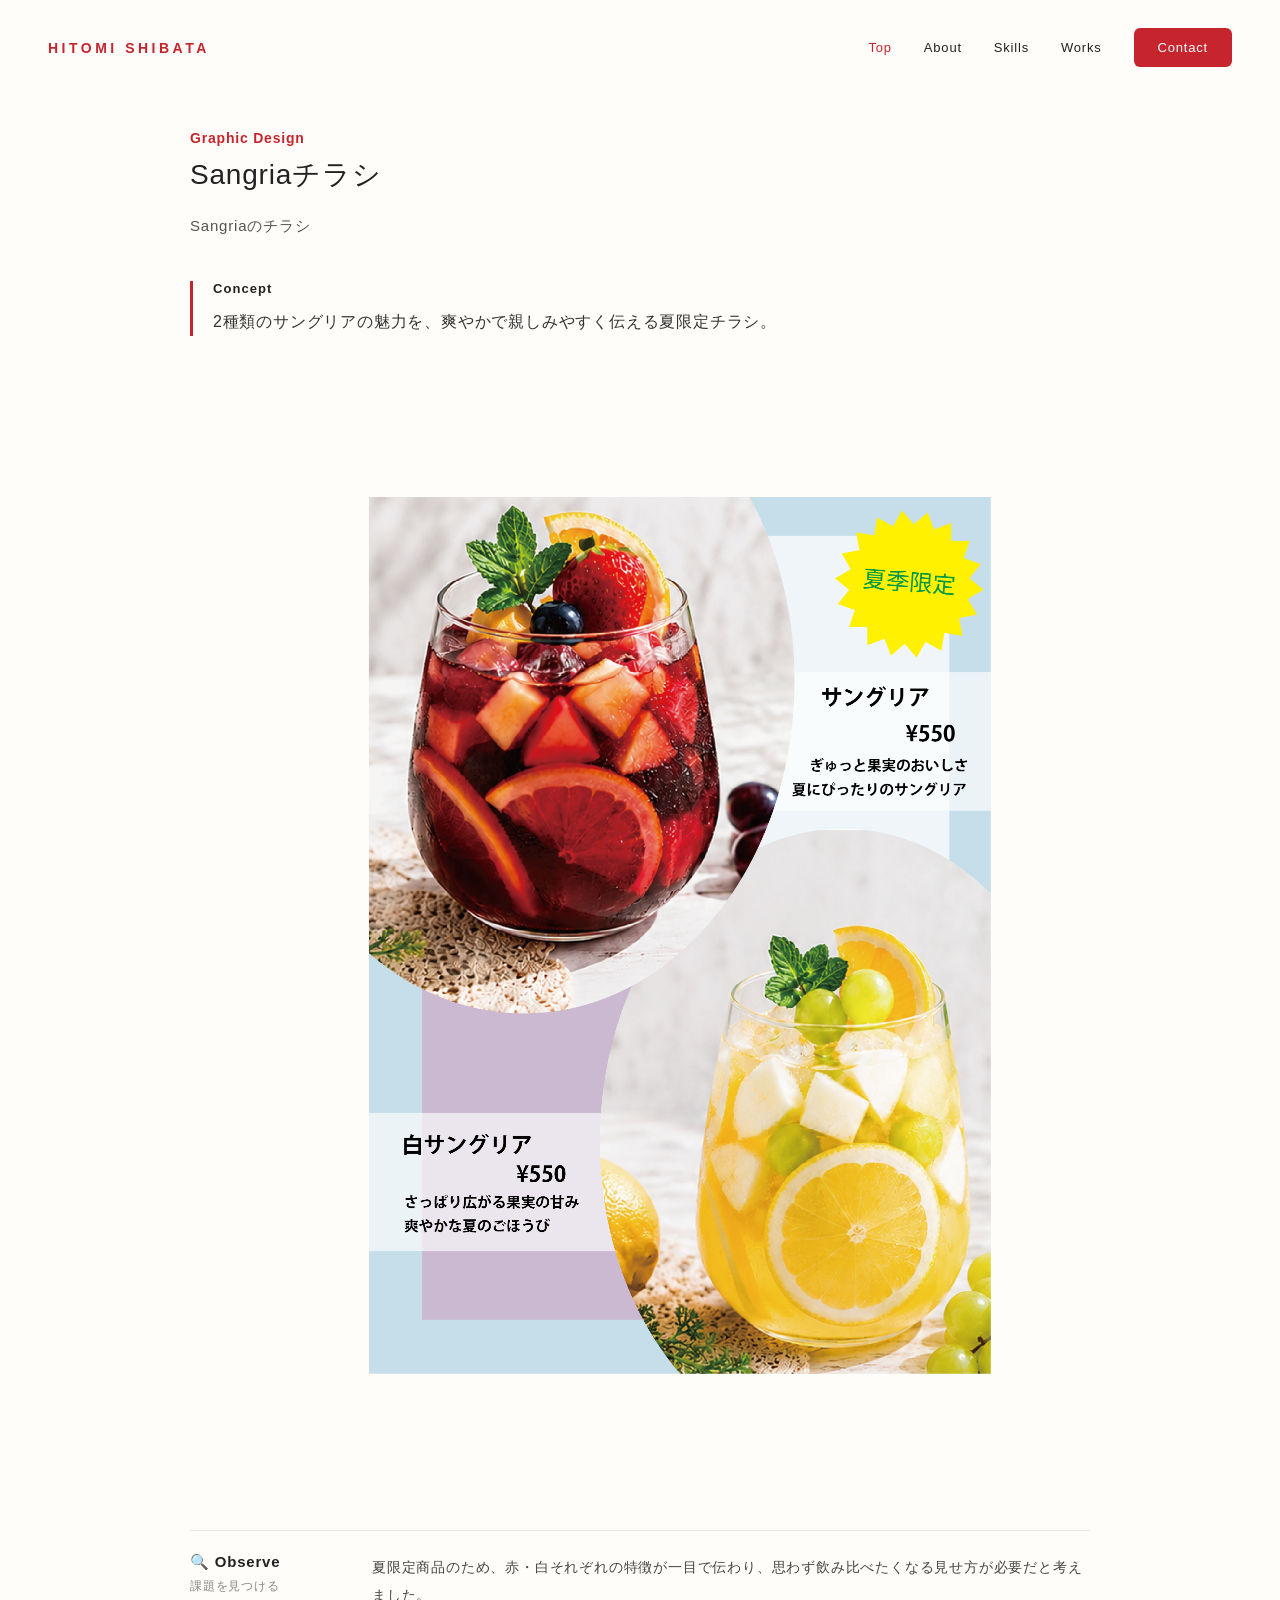
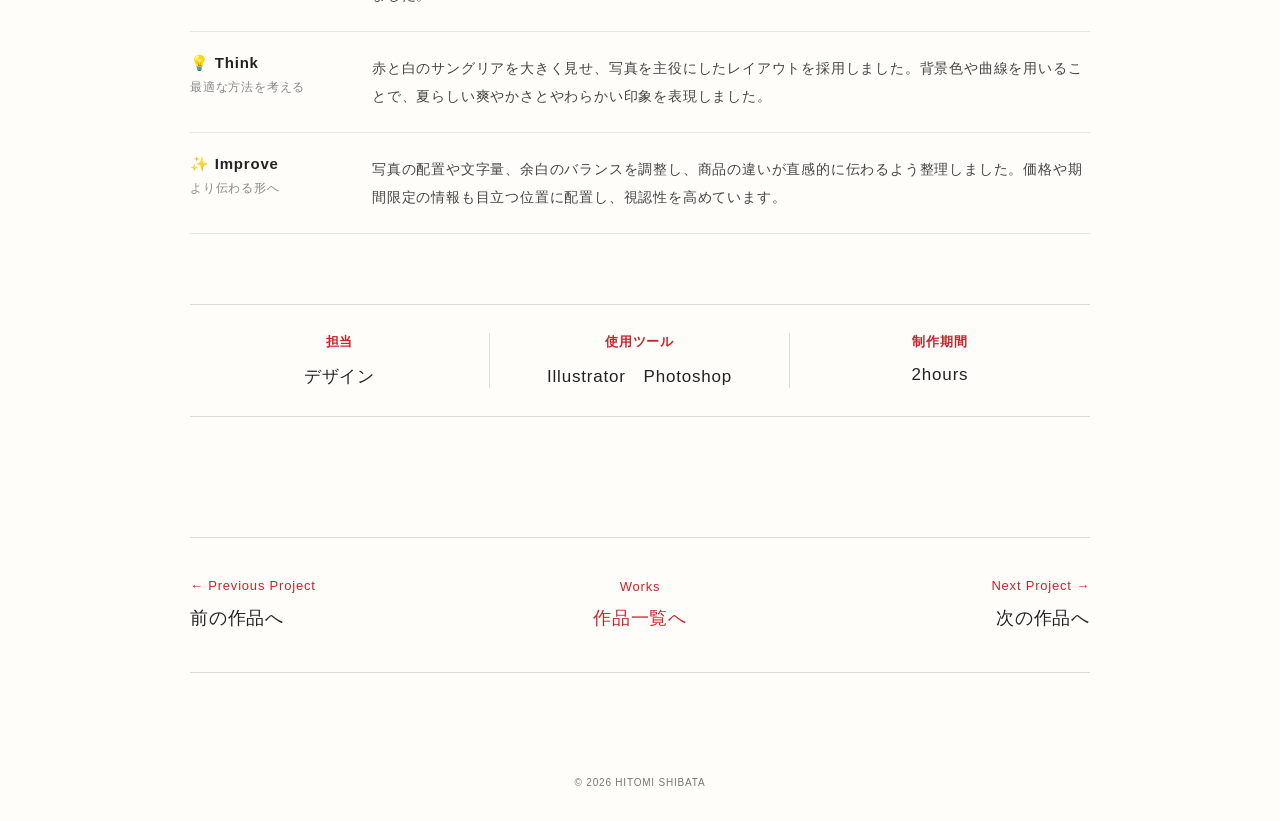
<file: PORTFOLIO/Sangria-chirashi.html>
<!DOCTYPE html>
<html lang="ja">

<head>
  <meta charset="UTF-8">
  <meta name="viewport" content="width=device-width, initial-scale=1.0">
  <title>Sangriaチラシ | HITOMI SHIBATA Portfolio</title>
  <link rel="stylesheet" href="css/style.css">
</head>

<body>
  <header class="header">
    <div class="logo">HITOMI SHIBATA</div>
    <nav>
      <a href="index.html">Top</a>
      <a href="index.html#about">About</a>
      <a href="index.html#skills">Skills</a>
      <a href="index.html#works">Works</a>
      <a href="index.html#contact" class="contact-btn">Contact</a>
    </nav>
  </header>

  <main class="detail">

    <section class="detail-hero">

      <p class="category">Graphic Design</p>

      <h1>Sangriaチラシ</h1>

      <p class="lead">
        Sangriaのチラシ
      </p>

      <div class="concept">

        <h2>Concept</h2>

        <p>
          2種類のサングリアの魅力を、爽やかで親しみやすく伝える夏限定チラシ。
        </p>

      </div>

    </section>

    <section class="detail-main">
      <img src="images/Sangria-chirashi.png" alt="Sangriaチラシデザイン">
    </section>

    <section class="process">

      <div class="process-item">

        <div class="process-head">
          <h3>🔍 Observe</h3>
          <p class="process-sub">課題を見つける</p>
        </div>

        <div class="process-body">
          夏限定商品のため、赤・白それぞれの特徴が一目で伝わり、思わず飲み比べたくなる見せ方が必要だと考えました。
        </div>

      </div>

      <div class="process-item">

        <div class="process-head">
          <h3>💡 Think</h3>
          <p class="process-sub">最適な方法を考える</p>
        </div>

        <div class="process-body">
          赤と白のサングリアを大きく見せ、写真を主役にしたレイアウトを採用しました。背景色や曲線を用いることで、夏らしい爽やかさとやわらかい印象を表現しました。
        </div>

      </div>

      <div class="process-item">

        <div class="process-head">
          <h3>✨ Improve</h3>
          <p class="process-sub">より伝わる形へ</p>
        </div>

        <div class="process-body">
          写真の配置や文字量、余白のバランスを調整し、商品の違いが直感的に伝わるよう整理しました。価格や期間限定の情報も目立つ位置に配置し、視認性を高めています。
        </div>

      </div>

    </section>

    <section class="project-simple">
      <div>
        <p>担当</p>
        <strong>デザイン</strong>
      </div>
      <div>
        <p>使用ツール</p>
        <strong>Illustrator　Photoshop</strong>
      </div>
      <div>
        <p>制作期間</p>
        <strong>2hours</strong>
      </div>
    </section>


    <section class="work-navigation">
      <a href="Sangria-banner.html" class="prev-work">
        <span class="nav-title">← Previous Project</span>
        <span class="nav-name">前の作品へ</span>
      </a>

      <a href="index.html#works" class="work-list">
        <span class="nav-title">Works</span>
        <span class="arrow">作品一覧へ</span>
      </a>

      <a href="Live-flier.html" class="next-work">
        <span class="nav-title">Next Project →</span>
        <span class="nav-name">次の作品へ</span>
      </a>
    </section>

  </main>

  <footer>
    <small>© 2026 HITOMI SHIBATA</small>
  </footer>
</body>

</html>
</file>
<file: css/style.css>
/* =========================================================
   HITOMI SHIBATA Portfolio
   style.css
   ---------------------------------------------------------
   構成：
   1. 共通設定
   2. Header / Footer
   3. Top Page
   4. Works Detail Page
   5. Responsive
========================================================= */


/* =========================================================
   1. 共通設定
========================================================= */

* {
  box-sizing: border-box;
}

html {
  scroll-behavior: smooth;
}

body {
  margin: 0;
  font-family: "Helvetica Neue", Arial, sans-serif;
  color: #222;
  background: #fffdf9;
  letter-spacing: 0.05em;
}

a {
  color: inherit;
  text-decoration: none;
}

img {
  max-width: 100%;
  height: auto;
}

h1,
h2,
h3,
p {
  margin-top: 0;
}


/* =========================================================
   2. Header / Footer
========================================================= */

.header {
  width: 100%;
  padding: 28px 48px;
  display: flex;
  justify-content: space-between;
  align-items: center;
  position: fixed;
  top: 0;
  z-index: 10;
  background: rgba(255, 253, 249, 0.9);
  backdrop-filter: blur(10px);
}

.logo {
  color: #c7252d;
  font-size: 14px;
  font-weight: bold;
  letter-spacing: 0.25em;
}

nav {
  display: flex;
  gap: 32px;
  align-items: center;
  font-size: 13px;
}

nav a:first-child {
  color: #c7252d;
}

.contact-btn {
  background: #c7252d;
  color: #fff;
  padding: 12px 24px;
  border-radius: 6px;
}

footer {
  text-align: center;
  padding: 32px 0;
  color: #777;
  font-size: 12px;
}


/* =========================================================
   3. Top Page
========================================================= */

/* ---------- Hero ---------- */

.hero {
  width: 100%;
  padding: 0;
  margin-top: 100px;
  background: #fffdf9;
}

.hero-img {
  width: 100%;
  display: block;
}


/* ---------- Common Section ---------- */

.section {
  width: min(1200px, 90%);
  margin: 0 auto;
  padding: 80px 0;
}

.section h2,
h2 {
  color: #c7252d;
  font-size: 20px;
  margin-bottom: 32px;
}


/* ---------- About ---------- */

.about {
  display: block;
  max-width: 820px;
}

.profile {
  display: block;
  margin-bottom: 36px;
}

.jp-name {
  font-size: 32px;
  letter-spacing: 0.25em;
  margin: 0 0 10px;
}

.en-name {
  color: #666;
  letter-spacing: 0.25em;
  margin: 0;
}

.about-lead {
  line-height: 2;
  margin-bottom: 28px;
}

.process-list {
  display: grid;
  gap: 20px;
  margin: 28px 0 36px;
}

.process-list div {
  border-left: 2px solid #c7252d;
  padding-left: 20px;
}

.process-list h3 {
  color: #c7252d;
  font-size: 17px;
  margin: 0 0 8px;
}

.process-list p {
  font-size: 14px;
  line-height: 1.8;
  margin: 0;
}

.outline-btn {
  display: inline-block;
  border: 1px solid #c7252d;
  color: #c7252d;
  padding: 14px 32px;
  border-radius: 6px;
  font-size: 14px;
}

.likes-area {
  margin-top: 72px;
}

.likes {
  display: flex;
  gap: 40px;
  list-style: none;
  padding: 0;
  line-height: 1.8;
}


/* ---------- Thread Line ---------- */

.thread-line {
  width: 100%;
  margin: 60px 0;
}

.thread-line img {
  width: 100%;
  display: block;
}


/* ---------- Skills ---------- */

.skill-grid {
  display: grid;
  grid-template-columns: repeat(3, 1fr);
  gap: 56px;
}

.skill-grid div {
  border-left: 1px solid #ddd;
  padding-left: 32px;
}

.skill-grid h3 {
  font-size: 20px;
  margin-bottom: 20px;
}

.skill-grid p {
  line-height: 2;
}


/* ---------- Works List ---------- */

.section-title {
  display: flex;
  justify-content: space-between;
  align-items: center;
}

.section-title a {
  color: #c7252d;
  font-size: 14px;
}

.work-grid {
  display: grid;
  grid-template-columns: repeat(2, 1fr);
  gap: 30px;
}

.work-card {
  background: #fff;
  border-radius: 8px;
  overflow: hidden;
  box-shadow: 0 8px 24px rgba(0, 0, 0, 0.06);
}

.work-card img {
  width: 85%;
  height: 240px;
  object-fit: contain;
  margin: 25px auto 10px;
  display: block;
}

.work-card div {
  padding: 22px 28px 28px;
}

.category {
  color: #c7252d;
  font-size: 14px;
  font-weight: bold;
  margin-bottom: 8px;
}

.work-card h3 {
  font-size: 18px;
  font-weight: 400;
  line-height: 1.5;
  margin: 12px 0 18px;
}

.work-card a {
  color: #c7252d;
  font-size: 14px;
}


/* ---------- Contact ---------- */

.contact {
  display: flex;
  justify-content: center;
  text-align: center;
}

.contact p {
  line-height: 2;
  margin-bottom: 32px;
}


/* =========================================================
   4. Works Detail Page
========================================================= */

/* ---------- Detail Basic ---------- */

.detail {
  width: min(900px, 86%);
  margin: 0 auto;
  padding-top: 130px;
}

.detail-hero {
  margin-bottom: 56px;
}

.detail-hero h1 {
  font-size: 28px;
  font-weight: normal;
  margin: 10px 0 18px;
}

.detail-hero .lead,
.detail-hero>p:not(.category) {
  max-width: 680px;
  line-height: 1.9;
  font-size: 15px;
  color: #555;
  margin-bottom: 40px;
}


/* ---------- Concept ---------- */

.concept {
  margin: 36px 0 60px;
  padding-left: 20px;
  border-left: 3px solid #c7252d;
}

.concept h2 {
  color: #222;
  font-size: 13px;
  letter-spacing: 0.08em;
  margin-bottom: 12px;
}

.concept p {
  font-size: 16px;
  line-height: 1.8;
  font-weight: 400;
  margin: 0;
  color: #333;
}


/* ---------- Main Visual ---------- */

.detail-main img {
  width: 78%;
  max-width: 720px;
  display: block;
  margin: 36px auto 70px;
}


/* ---------- Process: Observe / Think / Improve ---------- */

.process {
  margin: 70px 0;
  border-top: 1px solid #e6e6e6;
}

.process-item {
  display: grid;
  grid-template-columns: 150px 1fr;
  gap: 32px;
  padding: 22px 0;
  border-bottom: 1px solid #e6e6e6;
}

.process-head h3 {
  margin: 0;
  font-size: 15px;
  font-weight: 600;
  color: #222;
}

.process-sub {
  margin: 6px 0 0;
  color: #888;
  font-size: 12px;
  line-height: 1.6;
}

.process-body {
  font-size: 14px;
  line-height: 2;
  color: #444;
}


/* ---------- Project Info ---------- */

.project-simple {
  display: grid;
  grid-template-columns: repeat(3, 1fr);
  border-top: 1px solid #ddd;
  border-bottom: 1px solid #ddd;
  margin: 70px 0 80px;
  padding: 28px 0;
  text-align: center;
}

.project-simple div {
  border-right: 1px solid #ddd;
}

.project-simple div:last-child {
  border-right: none;
}

.project-simple p {
  color: #c7252d;
  font-size: 13px;
  font-weight: bold;
  margin: 0 0 14px;
}

.project-simple strong {
  font-size: 17px;
  font-weight: normal;
}


/* ---------- Design Comp ---------- */

.design-comp {
  margin: 80px 0;
}

.design-comp h2 {
  color: #222;
  font-size: 16px;
  font-weight: normal;
  margin-bottom: 16px;
}

.comp-text {
  color: #666;
  margin-bottom: 32px;
  line-height: 1.8;
  font-size: 14px;
}

.comp-image {
  display: flex;
  flex-direction: column;
  gap: 40px;
}

.comp-image img {
  width: 100%;
  display: block;
  border-radius: 8px;
  box-shadow: 0 10px 28px rgba(0, 0, 0, .08);
}


/* ---------- Previous / Next Navigation ---------- */

.work-navigation {
  display: grid;
  grid-template-columns: 1fr auto 1fr;
  align-items: center;
  gap: 40px;
  margin: 120px 0 70px;
  padding: 40px 0;
  border-top: 1px solid #ddd;
  border-bottom: 1px solid #ddd;
}

.work-navigation a {
  color: #222;
  transition: 0.3s;
}

.work-navigation a:hover {
  color: #c7252d;
}

.prev-work {
  justify-self: start;
  text-align: left;
}

.next-work {
  justify-self: end;
  text-align: right;
}

.work-list {
  justify-self: center;
  text-align: center;
}

.nav-title {
  display: block;
  font-size: 13px;
  color: #c7252d;
  margin-bottom: 12px;
}

.nav-name {
  display: block;
  font-size: 18px;
  line-height: 1.5;
}

.arrow {
  font-size: 18px;
  color: #c7252d;
}


/* =========================================================
   5. Responsive
========================================================= */

@media (max-width: 768px) {
  .header {
    padding: 20px;
  }

  nav {
    display: none;
  }

  .hero {
    margin-top: 80px;
  }

  .section {
    width: 86%;
    padding: 60px 0;
  }

  .skill-grid,
  .work-grid {
    grid-template-columns: 1fr;
    gap: 32px;
  }

  .likes {
    display: block;
  }

  .jp-name {
    font-size: 22px;
  }

  .work-card img {
    width: 90%;
    height: 220px;
  }

  .detail {
    width: 86%;
    padding-top: 120px;
  }

  .detail-hero h1 {
    font-size: 24px;
  }

  .detail-main img {
    width: 100%;
  }

  .process-item {
    grid-template-columns: 1fr;
    gap: 10px;
    padding: 20px 0;
  }

  .process-head h3 {
    font-size: 15px;
  }

  .process-body {
    font-size: 14px;
  }

  .project-simple {
    grid-template-columns: 1fr;
    gap: 24px;
  }

  .project-simple div {
    border-right: none;
  }

  .comp-image {
    grid-template-columns: 1fr;
    padding: 18px;
  }

  .work-navigation {
    grid-template-columns: 1fr;
    gap: 36px;
    text-align: center;
  }

  .prev-work,
  .next-work,
  .work-list {
    justify-self: center;
    text-align: center;
  }

  .nav-name {
    font-size: 18px;
  }
}
</file>
<file: PORTFOLIO/css/style.css>
/* =========================================================
   HITOMI SHIBATA Portfolio
   style.css
   ---------------------------------------------------------
   構成：
   1. 共通設定
   2. Header / Footer
   3. Top Page
   4. Works Detail Page
   5. Responsive
========================================================= */


/* =========================================================
   1. 共通設定
========================================================= */

* {
  box-sizing: border-box;
}

html {
  scroll-behavior: smooth;
}

body {
  margin: 0;
  font-family: "Helvetica Neue", Arial, sans-serif;
  color: #222;
  background: #fffdf9;
  letter-spacing: 0.05em;
}

a {
  color: inherit;
  text-decoration: none;
}

img {
  max-width: 100%;
  height: auto;
}

h1,
h2,
h3,
p {
  margin-top: 0;
}


/* =========================================================
   2. Header / Footer
========================================================= */

.header {
  width: 100%;
  padding: 28px 48px;
  display: flex;
  justify-content: space-between;
  align-items: center;
  position: fixed;
  top: 0;
  z-index: 10;
  background: rgba(255, 253, 249, 0.9);
  backdrop-filter: blur(10px);
}

.logo {
  color: #c7252d;
  font-size: 14px;
  font-weight: bold;
  letter-spacing: 0.25em;
}

nav {
  display: flex;
  gap: 32px;
  align-items: center;
  font-size: 13px;
}

nav a:first-child {
  color: #c7252d;
}

.contact-btn {
  background: #c7252d;
  color: #fff;
  padding: 12px 24px;
  border-radius: 6px;
}

footer {
  text-align: center;
  padding: 32px 0;
  color: #777;
  font-size: 12px;
}


/* =========================================================
   3. Top Page
========================================================= */

/* ---------- Hero ---------- */

.hero {
  width: 100%;
  padding: 0;
  margin-top: 100px;
  background: #fffdf9;
}

.hero-img {
  width: 100%;
  display: block;
}


/* ---------- Common Section ---------- */

.section {
  width: min(1200px, 90%);
  margin: 0 auto;
  padding: 80px 0;
}

.section h2,
h2 {
  color: #c7252d;
  font-size: 20px;
  margin-bottom: 32px;
}


/* ---------- About ---------- */

.about {
  display: block;
  max-width: 820px;
}

.profile {
  display: block;
  margin-bottom: 36px;
}

.jp-name {
  font-size: 32px;
  letter-spacing: 0.25em;
  margin: 0 0 10px;
}

.en-name {
  color: #666;
  letter-spacing: 0.25em;
  margin: 0;
}

.about-lead {
  line-height: 2;
  margin-bottom: 28px;
}

.process-list {
  display: grid;
  gap: 20px;
  margin: 28px 0 36px;
}

.process-list div {
  border-left: 2px solid #c7252d;
  padding-left: 20px;
}

.process-list h3 {
  color: #c7252d;
  font-size: 17px;
  margin: 0 0 8px;
}

.process-list p {
  font-size: 14px;
  line-height: 1.8;
  margin: 0;
}

.outline-btn {
  display: inline-block;
  border: 1px solid #c7252d;
  color: #c7252d;
  padding: 14px 32px;
  border-radius: 6px;
  font-size: 14px;
}

.likes-area {
  margin-top: 72px;
}

.likes {
  display: flex;
  gap: 40px;
  list-style: none;
  padding: 0;
  line-height: 1.8;
}


/* ---------- Thread Line ---------- */

.thread-line {
  width: 100%;
  margin: 60px 0;
}

.thread-line img {
  width: 100%;
  display: block;
}


/* ---------- Skills ---------- */

.skill-grid {
  display: grid;
  grid-template-columns: repeat(3, 1fr);
  gap: 56px;
}

.skill-grid div {
  border-left: 1px solid #ddd;
  padding-left: 32px;
}

.skill-grid h3 {
  font-size: 20px;
  margin-bottom: 20px;
}

.skill-grid p {
  line-height: 2;
}


/* ---------- Works List ---------- */

.section-title {
  display: flex;
  justify-content: space-between;
  align-items: center;
}

.section-title a {
  color: #c7252d;
  font-size: 14px;
}

.work-grid {
  display: grid;
  grid-template-columns: repeat(2, 1fr);
  gap: 30px;
}

.work-card {
  background: #fff;
  border-radius: 8px;
  overflow: hidden;
  box-shadow: 0 8px 24px rgba(0, 0, 0, 0.06);
}

.work-card img {
  width: 85%;
  height: 240px;
  object-fit: contain;
  margin: 25px auto 10px;
  display: block;
}

.work-card div {
  padding: 22px 28px 28px;
}

.category {
  color: #c7252d;
  font-size: 14px;
  font-weight: bold;
  margin-bottom: 8px;
}

.work-card h3 {
  font-size: 18px;
  font-weight: 400;
  line-height: 1.5;
  margin: 12px 0 18px;
}

.work-card a {
  color: #c7252d;
  font-size: 14px;
}


/* ---------- Contact ---------- */

.contact {
  display: flex;
  justify-content: center;
  text-align: center;
}

.contact p {
  line-height: 2;
  margin-bottom: 32px;
}


/* =========================================================
   4. Works Detail Page
========================================================= */

/* ---------- Detail Basic ---------- */

.detail {
  width: min(900px, 86%);
  margin: 0 auto;
  padding-top: 130px;
}

.detail-hero {
  margin-bottom: 56px;
}

.detail-hero h1 {
  font-size: 28px;
  font-weight: normal;
  margin: 10px 0 18px;
}

.detail-hero .lead,
.detail-hero>p:not(.category) {
  max-width: 680px;
  line-height: 1.9;
  font-size: 15px;
  color: #555;
  margin-bottom: 40px;
}


/* ---------- Concept ---------- */

.concept {
  margin: 36px 0 60px;
  padding-left: 20px;
  border-left: 3px solid #c7252d;
}

.concept h2 {
  color: #222;
  font-size: 13px;
  letter-spacing: 0.08em;
  margin-bottom: 12px;
}

.concept p {
  font-size: 16px;
  line-height: 1.8;
  font-weight: 400;
  margin: 0;
  color: #333;
}


/* ---------- Main Visual ---------- */

.detail-main img {
  width: 78%;
  max-width: 720px;
  display: block;
  margin: 36px auto 70px;
}


/* ---------- Process: Observe / Think / Improve ---------- */

.process {
  margin: 70px 0;
  border-top: 1px solid #e6e6e6;
}

.process-item {
  display: grid;
  grid-template-columns: 150px 1fr;
  gap: 32px;
  padding: 22px 0;
  border-bottom: 1px solid #e6e6e6;
}

.process-head h3 {
  margin: 0;
  font-size: 15px;
  font-weight: 600;
  color: #222;
}

.process-sub {
  margin: 6px 0 0;
  color: #888;
  font-size: 12px;
  line-height: 1.6;
}

.process-body {
  font-size: 14px;
  line-height: 2;
  color: #444;
}


/* ---------- Project Info ---------- */

.project-simple {
  display: grid;
  grid-template-columns: repeat(3, 1fr);
  border-top: 1px solid #ddd;
  border-bottom: 1px solid #ddd;
  margin: 70px 0 80px;
  padding: 28px 0;
  text-align: center;
}

.project-simple div {
  border-right: 1px solid #ddd;
}

.project-simple div:last-child {
  border-right: none;
}

.project-simple p {
  color: #c7252d;
  font-size: 13px;
  font-weight: bold;
  margin: 0 0 14px;
}

.project-simple strong {
  font-size: 17px;
  font-weight: normal;
}


/* ---------- Design Comp ---------- */

.design-comp {
  margin: 80px 0;
}

.design-comp h2 {
  color: #222;
  font-size: 16px;
  font-weight: normal;
  margin-bottom: 16px;
}

.comp-text {
  color: #666;
  margin-bottom: 32px;
  line-height: 1.8;
  font-size: 14px;
}

.comp-image {
  display: flex;
  flex-direction: column;
  gap: 40px;
}

.comp-image img {
  width: 100%;
  display: block;
  border-radius: 8px;
  box-shadow: 0 10px 28px rgba(0, 0, 0, .08);
}


/* ---------- Previous / Next Navigation ---------- */

.work-navigation {
  display: grid;
  grid-template-columns: 1fr auto 1fr;
  align-items: center;
  gap: 40px;
  margin: 120px 0 70px;
  padding: 40px 0;
  border-top: 1px solid #ddd;
  border-bottom: 1px solid #ddd;
}

.work-navigation a {
  color: #222;
  transition: 0.3s;
}

.work-navigation a:hover {
  color: #c7252d;
}

.prev-work {
  justify-self: start;
  text-align: left;
}

.next-work {
  justify-self: end;
  text-align: right;
}

.work-list {
  justify-self: center;
  text-align: center;
}

.nav-title {
  display: block;
  font-size: 13px;
  color: #c7252d;
  margin-bottom: 12px;
}

.nav-name {
  display: block;
  font-size: 18px;
  line-height: 1.5;
}

.arrow {
  font-size: 18px;
  color: #c7252d;
}


/* =========================================================
   5. Responsive
========================================================= */

@media (max-width: 768px) {
  .header {
    padding: 20px;
  }

  nav {
    display: none;
  }

  .hero {
    margin-top: 80px;
  }

  .section {
    width: 86%;
    padding: 60px 0;
  }

  .skill-grid,
  .work-grid {
    grid-template-columns: 1fr;
    gap: 32px;
  }

  .likes {
    display: block;
  }

  .jp-name {
    font-size: 22px;
  }

  .work-card img {
    width: 90%;
    height: 220px;
  }

  .detail {
    width: 86%;
    padding-top: 120px;
  }

  .detail-hero h1 {
    font-size: 24px;
  }

  .detail-main img {
    width: 100%;
  }

  .process-item {
    grid-template-columns: 1fr;
    gap: 10px;
    padding: 20px 0;
  }

  .process-head h3 {
    font-size: 15px;
  }

  .process-body {
    font-size: 14px;
  }

  .project-simple {
    grid-template-columns: 1fr;
    gap: 24px;
  }

  .project-simple div {
    border-right: none;
  }

  .comp-image {
    grid-template-columns: 1fr;
    padding: 18px;
  }

  .work-navigation {
    grid-template-columns: 1fr;
    gap: 36px;
    text-align: center;
  }

  .prev-work,
  .next-work,
  .work-list {
    justify-self: center;
    text-align: center;
  }

  .nav-name {
    font-size: 18px;
  }
}
</file>
